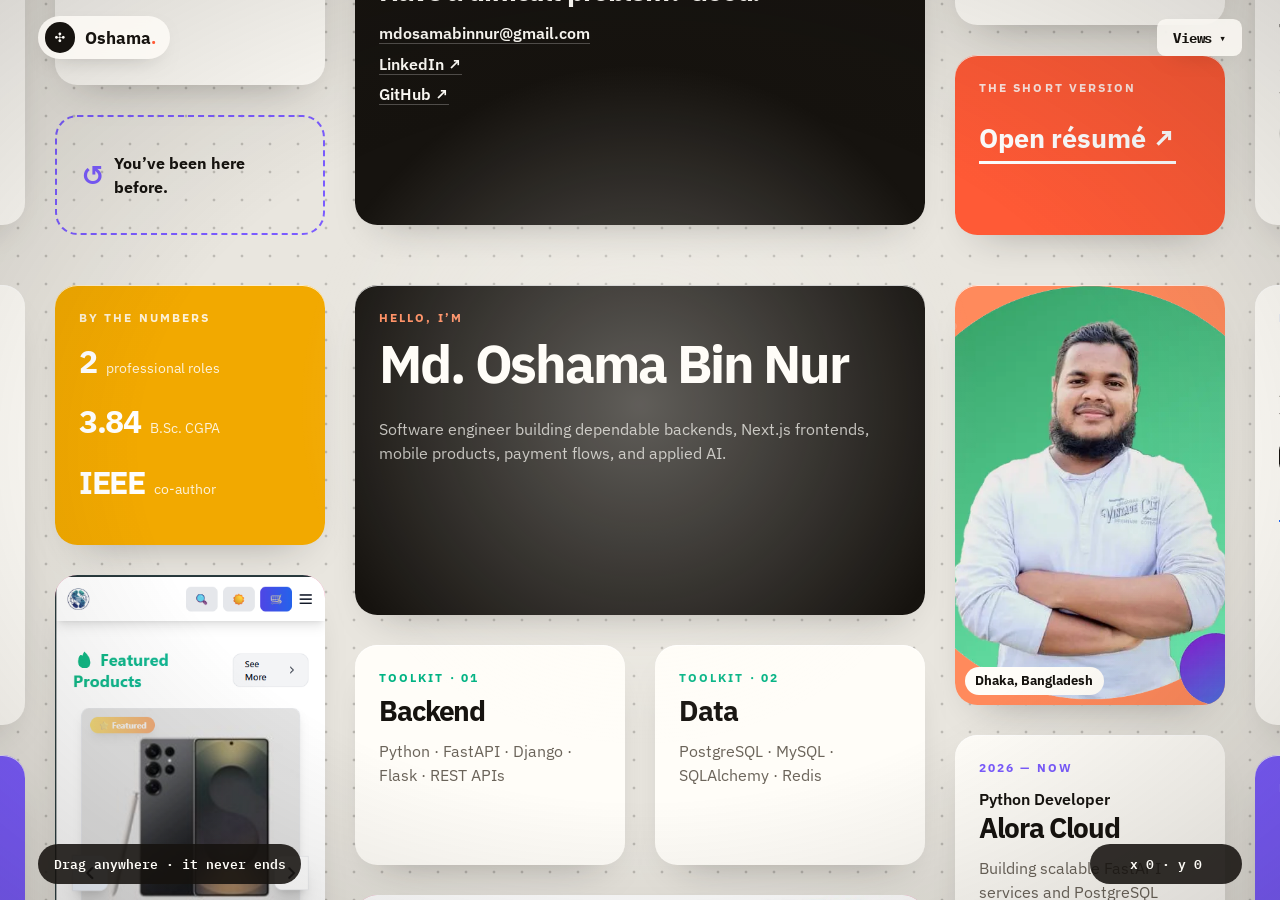
<file: grid.html>
<!DOCTYPE html>
<html lang="en">
<head>
    <meta charset="UTF-8">
    <meta name="viewport" content="width=device-width, initial-scale=1.0, viewport-fit=cover">
    <meta name="theme-color" content="#e9e6df">
    <title>Infinite Canvas | Md. Oshama Bin Nur</title>
    <meta name="description" content="Explore Md. Oshama Bin Nur's software engineering portfolio as an endless, draggable canvas. Software Engineer specializing in FastAPI backends, Next.js frontends, Flutter mobile apps, FinTech integrations, and Applied AI.">
    <meta name="keywords" content="Md. Oshama Bin Nur, Python Developer, Software Engineer, FastAPI, Next.js, Flutter, PostgreSQL, Paystation, bKash, SSLCommerz, WhatsApp API, FCM, Applied AI, Dhaka">
    <meta name="author" content="Md. Oshama Bin Nur">
    <meta name="robots" content="index, follow, max-image-preview:large, max-snippet:-1, max-video-preview:-1">
    <meta name="googlebot" content="index, follow, max-image-preview:large, max-snippet:-1, max-video-preview:-1">

    <link rel="canonical" href="https://mdobns.github.io/Md_Oshama-Portfolio/grid.html">
    <meta property="og:type" content="website">
    <meta property="og:title" content="Infinite Canvas | Md. Oshama Bin Nur">
    <meta property="og:description" content="An endless, draggable software engineering portfolio.">
    <meta property="og:url" content="https://mdobns.github.io/Md_Oshama-Portfolio/grid.html">
    <meta property="og:image" content="https://mdobns.github.io/Md_Oshama-Portfolio/images/Oshama.webp">

    <link rel="icon" type="image/webp" href="images/github-avatar.webp">
    <link rel="preconnect" href="https://fonts.googleapis.com">
    <link rel="preconnect" href="https://fonts.gstatic.com" crossorigin>
    <link href="https://fonts.googleapis.com/css2?family=IBM+Plex+Mono:wght@400;500;600&amp;family=IBM+Plex+Sans:wght@400;500;600;700&amp;display=swap" rel="stylesheet">
    <link rel="stylesheet" href="grid.css">
    <link rel="stylesheet" href="claude-code.css">

    <!-- Schema.org JSON-LD -->
    <script type="application/ld+json">
    {
      "@context": "https://schema.org",
      "@type": "Person",
      "name": "Md. Oshama Bin Nur",
      "url": "https://mdobns.github.io/Md_Oshama-Portfolio/grid.html",
      "image": "https://mdobns.github.io/Md_Oshama-Portfolio/images/Oshama.webp",
      "sameAs": [
        "https://github.com/mdobns",
        "https://www.linkedin.com/in/mdosamabinnur/"
      ],
      "jobTitle": "Software Engineer",
      "worksFor": {
        "@type": "Organization",
        "name": "Alora Cloud"
      },
      "description": "Software Engineer building scalable FastAPI backends, Next.js frontends, Flutter mobile apps, payment integrations, and AI systems.",
      "knowsAbout": ["Python", "FastAPI", "Django", "Flask", "Next.js", "Flutter", "PostgreSQL", "Applied AI"]
    }
    </script>
</head>
<body class="theme-light">
    <a class="skip-link" href="#tile">Skip to portfolio cards</a>

    <main class="board" id="board" aria-label="Infinite portfolio canvas. Drag, scroll, or use arrow keys to move.">
        <div class="world" id="world">
            <!-- One tile of cards. grid.js clones it in every direction so the board never ends. -->
            <div class="tile" id="tile">
                <article class="card card--ink" style="--x:15;--y:15;--w:570;--h:330;--accent:#ff8a5c" tabindex="0" data-title="Hello">
                    <p class="card__tag">Hello, I’m</p>
                    <h1 class="card__title card__title--xl">Md. Oshama Bin&nbsp;Nur</h1>
                    <p>Software engineer building dependable backends, Next.js frontends, mobile products, payment flows, and applied AI.</p>
                    <div class="card__more" hidden>
                        <p>Based in Dhaka, Bangladesh. Currently a Python Developer at Alora Cloud, building FastAPI services and all product frontends in Next.js.</p>
                    </div>
                </article>

                <article class="card card--image" style="--x:615;--y:15;--w:270;--h:420;--accent:#ff8a5c" tabindex="0" data-title="Portrait">
                    <picture>
                        <source srcset="images/Oshama.webp" type="image/webp">
                        <img src="images/Oshama.png" alt="Portrait of Md. Oshama Bin Nur" width="650" height="661" loading="lazy" decoding="async" draggable="false">
                    </picture>
                    <p class="card__caption">Dhaka, Bangladesh</p>
                </article>

                <article class="card" style="--x:915;--y:15;--w:570;--h:440;--accent:#1f6bff" tabindex="0" data-title="Paystation and Omnichannel Engine">
                    <p class="card__tag">Featured system · 01</p>
                    <h2 class="card__title">Paystation &amp; Omnichannel Engine</h2>
                    <p>An idempotent payment workflow connected to WhatsApp, email fallback, FCM deep links, and a Flutter offline outbox.</p>
                    <ol class="card__flow" aria-label="System flow">
                        <li>Flutter app</li><li>FastAPI</li><li>Paystation</li><li>WhatsApp + FCM</li>
                    </ol>
                    <a class="card__link" href="https://github.com/mdobns" target="_blank" rel="noopener">Explore on GitHub ↗</a>
                    <div class="card__more" hidden>
                        <p>The Flutter app queues actions in an offline-first outbox, the FastAPI core API processes them idempotently, Paystation handles payments, and delivery fans out through WhatsApp and FCM deep links with email as a fallback.</p>
                        <p class="card__chips"><span>Flutter</span><span>Payments</span><span>Webhooks</span><span>FCM</span></p>
                    </div>
                </article>

                <article class="card card--accent" style="--x:1515;--y:15;--w:270;--h:260;--accent:#f2a900" tabindex="0" data-title="By the numbers">
                    <p class="card__tag">By the numbers</p>
                    <dl class="card__stats">
                        <div><dt>2</dt><dd>professional roles</dd></div>
                        <div><dt>3.84</dt><dd>B.Sc. CGPA</dd></div>
                        <div><dt>IEEE</dt><dd>co-author</dd></div>
                    </dl>
                </article>

                <article class="card" style="--x:15;--y:375;--w:270;--h:220;--accent:#00b383" tabindex="0" data-title="Backend toolkit">
                    <p class="card__tag">Toolkit · 01</p>
                    <h3 class="card__title">Backend</h3>
                    <p>Python · FastAPI · Django · Flask · REST APIs</p>
                </article>

                <article class="card" style="--x:315;--y:375;--w:270;--h:220;--accent:#00b383" tabindex="0" data-title="Data toolkit">
                    <p class="card__tag">Toolkit · 02</p>
                    <h3 class="card__title">Data</h3>
                    <p>PostgreSQL · MySQL · SQLAlchemy · Redis</p>
                </article>

                <article class="card" style="--x:615;--y:465;--w:270;--h:330;--accent:#7b5cff" tabindex="0" data-title="Alora Cloud">
                    <p class="card__tag">2026 — now</p>
                    <p class="card__role">Python Developer</p>
                    <h3 class="card__title">Alora Cloud</h3>
                    <p>Building scalable FastAPI services and PostgreSQL systems, plus all product frontends in Next.js.</p>
                </article>

                <article class="card card--accent" style="--x:915;--y:485;--w:570;--h:300;--accent:#7b5cff" tabindex="0" data-title="How I think">
                    <p class="card__tag">How I think</p>
                    <blockquote class="card__quote">Complexity should live inside the system, not in the user’s hands.</blockquote>
                    <div class="card__more" hidden>
                        <p>I translate product needs into clear architecture, stable APIs, resilient data flows, and interfaces that feel immediate.</p>
                    </div>
                </article>

                <article class="card card--image" style="--x:1515;--y:305;--w:270;--h:500;--accent:#e8337a" tabindex="0" data-title="ShopSense on mobile">
                    <picture>
                        <source srcset="images/ShopSense-Screenshots/Mobile Responsive.webp" type="image/webp">
                        <img src="images/ShopSense-Screenshots/Mobile Responsive.png" alt="ShopSense responsive mobile layout" width="392" height="850" loading="lazy" decoding="async" draggable="false">
                    </picture>
                    <p class="card__caption">ShopSense · mobile</p>
                </article>

                <article class="card card--image card--wide-image" style="--x:15;--y:625;--w:570;--h:400;--accent:#e8337a" tabindex="0" data-title="ShopSense">
                    <picture>
                        <source srcset="images/ShopSense-Screenshots/Homepage.webp" type="image/webp">
                        <img src="images/ShopSense-Screenshots/Homepage.png" alt="ShopSense eCommerce homepage" width="1920" height="1080" loading="lazy" decoding="async" draggable="false">
                    </picture>
                    <div class="card__caption card__caption--block">
                        <p class="card__tag">Featured product · 02</p>
                        <h2 class="card__title">ShopSense</h2>
                        <a class="card__link" href="https://github.com/mdobns/ecommerce-webapp-django-vue3" target="_blank" rel="noopener">View repository ↗</a>
                    </div>
                    <div class="card__more" hidden>
                        <p>A complete eCommerce experience with product, cart, and order APIs — enhanced by AI search, recommendations, and a RAG shopping assistant.</p>
                        <p class="card__chips"><span>Django</span><span>Vue.js</span><span>RAG</span><span>AI search</span></p>
                    </div>
                </article>

                <article class="card" style="--x:615;--y:825;--w:270;--h:330;--accent:#f2a900" tabindex="0" data-title="Softvance">
                    <p class="card__tag">2025</p>
                    <p class="card__role">Frontend Developer</p>
                    <h3 class="card__title">Softvance</h3>
                    <p>Responsive client products shaped through direct requirement gathering and close team collaboration.</p>
                </article>

                <article class="card" style="--x:915;--y:815;--w:270;--h:220;--accent:#00b383" tabindex="0" data-title="Frontend and mobile toolkit">
                    <p class="card__tag">Toolkit · 03</p>
                    <h3 class="card__title">Frontend + mobile</h3>
                    <p>Next.js · JavaScript · Flutter · Dart · FCM</p>
                </article>

                <article class="card" style="--x:1215;--y:815;--w:270;--h:220;--accent:#00b383" tabindex="0" data-title="Systems toolkit">
                    <p class="card__tag">Toolkit · 04</p>
                    <h3 class="card__title">Systems</h3>
                    <p>Payments · Webhooks · WhatsApp · RAG · Docker</p>
                </article>

                <article class="card" style="--x:1515;--y:835;--w:270;--h:380;--accent:#3fa34d" tabindex="0" data-title="Research">
                    <p class="card__tag">Beyond production</p>
                    <h3 class="card__title">Engineering, measured.</h3>
                    <p>Co-author of an IEEE-published study on cluster-head selection for wireless sensor networks using an enhanced HHGSO algorithm.</p>
                    <a class="card__link" href="https://ieeexplore.ieee.org/document/10464490" target="_blank" rel="noopener">Read it ↗</a>
                    <div class="card__more" hidden>
                        <p>Also: Vice Chancellor’s &amp; Dean’s certificates · Cybersecurity program topper · CSE Project Lab team lead.</p>
                    </div>
                </article>

                <article class="card card--ink" style="--x:15;--y:1055;--w:570;--h:300;--accent:#5ce1ff" tabindex="0" data-title="Contact">
                    <p class="card__tag">Let’s build</p>
                    <h2 class="card__title">Have a difficult problem? Good.</h2>
                    <ul class="card__contacts">
                        <li><a href="mailto:mdosamabinnur@gmail.com">mdosamabinnur@gmail.com</a></li>
                        <li><a href="https://www.linkedin.com/in/mdosamabinnur/" target="_blank" rel="noopener">LinkedIn ↗</a></li>
                        <li><a href="https://github.com/mdobns" target="_blank" rel="noopener">GitHub ↗</a></li>
                    </ul>
                    <div class="card__more" hidden>
                        <p>I’m interested in backend, mobile, FinTech, and AI-powered product opportunities.</p>
                    </div>
                </article>

                <article class="card card--accent" style="--x:615;--y:1185;--w:270;--h:180;--accent:#ff5a36" tabindex="0" data-title="Résumé">
                    <p class="card__tag">The short version</p>
                    <a class="card__link card__link--big" href="Md_Oshama_Bin_Nur_Resume.pdf" target="_blank" rel="noopener">Open résumé ↗</a>
                </article>

                <article class="card" style="--x:915;--y:1065;--w:570;--h:290;--accent:#1f6bff" tabindex="0" data-title="Right now">
                    <p class="card__tag"><span class="card__pulse" aria-hidden="true"></span>Right now</p>
                    <h2 class="card__title">Building FastAPI backends and Next.js frontends at Alora Cloud.</h2>
                    <p>Open to backend, frontend, mobile, FinTech, and applied-AI product work.</p>
                    <p class="card__chips"><span>FastAPI</span><span>Next.js</span><span>PostgreSQL</span><span>Flutter</span><span>FinTech</span></p>
                </article>

                <article class="card card--dashed" style="--x:1515;--y:1245;--w:270;--h:120;--accent:#7b5cff" tabindex="0" data-title="You have been here before">
                    <p class="card__loop"><span aria-hidden="true">↺</span> You’ve been here before.</p>
                    <div class="card__more" hidden>
                        <p>This board is one tile of cards repeated forever in every direction. Keep dragging — it never ends.</p>
                    </div>
                </article>
            </div>
        </div>
    </main>

    <div class="spotlight" aria-hidden="true"></div>

    <header class="hud hud--top">
        <a class="brand" href="index.html" aria-label="Back to standard portfolio">
            <span class="brand__mark">✣</span>
            <span>Oshama<span class="brand__dot">.</span></span>
        </a>
        <details class="views" id="views">
            <summary>Views</summary>
            <ul>
                <li><a href="index.html">Standard</a></li>
                <li><a href="infinity.html">Infinity</a></li>
                <li><a href="prism.html">Prism</a></li>
                <li><a href="zoom.html">Zoom</a></li>
                <li><a href="loop.html">Loop</a></li>
                <li><a href="grid.html" aria-current="page">Canvas</a></li>
            </ul>
        </details>
    </header>

    <footer class="hud hud--bottom" aria-hidden="true">
        <span class="hint">Drag anywhere · it never ends</span>
        <span class="coords" id="coords">x 0 · y 0</span>
    </footer>

    <dialog class="detail" id="detail">
        <button class="detail__close" type="button" id="detail-close" aria-label="Close">✕</button>
        <div class="detail__body" id="detail-body"></div>
    </dialog>

    <noscript><p class="noscript">The canvas needs JavaScript to move. <a href="index.html">Open the standard portfolio.</a></p></noscript>
    <script src="grid.js"></script>
</body>
</html>
</file>
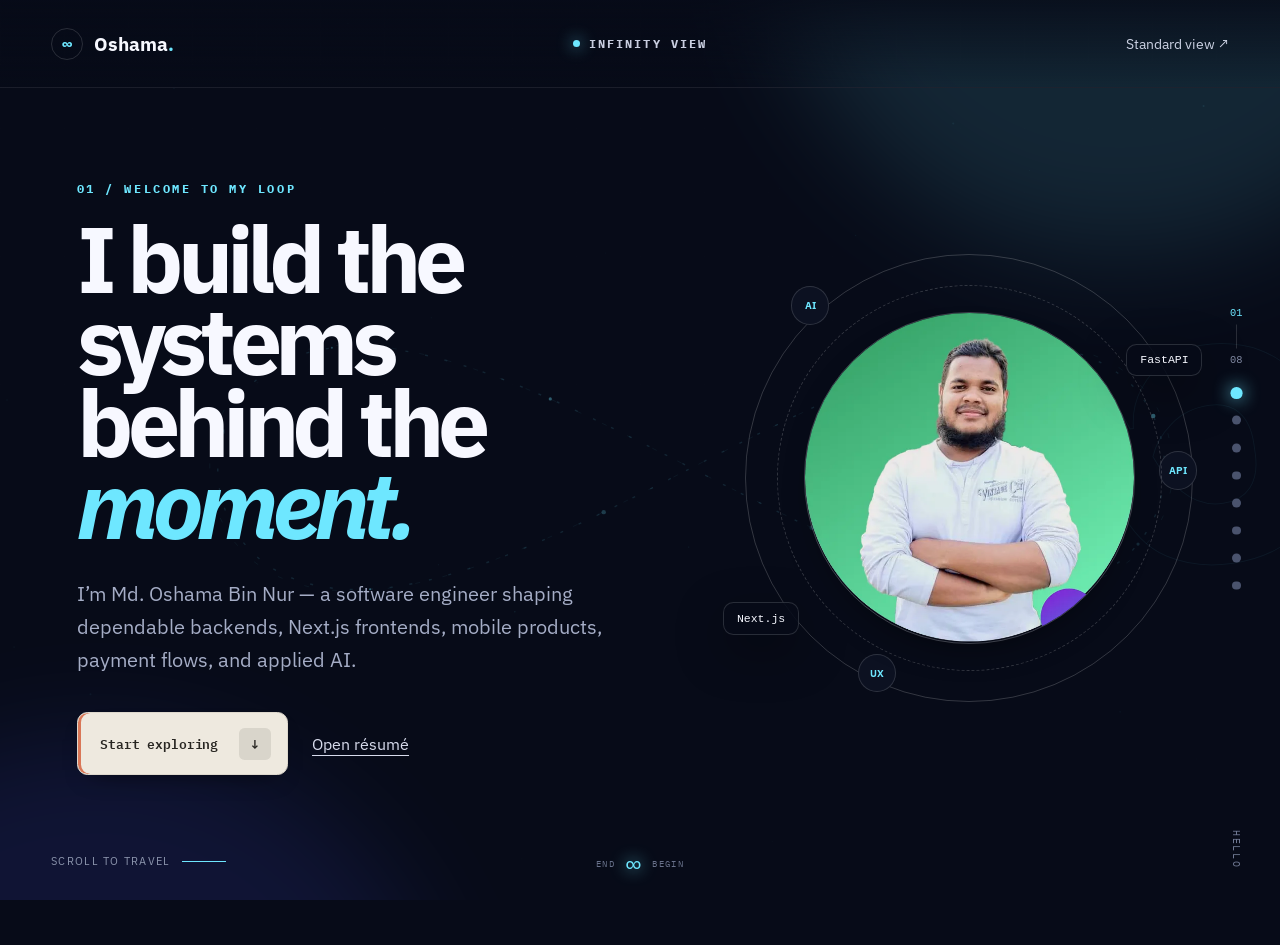
<file: infinity.html>
<!DOCTYPE html>
<html lang="en">
<head>
    <meta charset="UTF-8">
    <meta name="viewport" content="width=device-width, initial-scale=1.0, viewport-fit=cover">
    <meta name="theme-color" content="#070b18">
    <title>Infinity View | Md. Oshama Bin Nur</title>
    <meta name="description" content="Explore Md. Oshama Bin Nur's software engineering portfolio as an immersive, infinitely looping story. Software Engineer specializing in FastAPI backends, Next.js frontends, Flutter mobile applications, FinTech integrations, and Applied AI.">
    <meta name="keywords" content="Md. Oshama Bin Nur, Python Developer, Software Engineer, FastAPI, Next.js, Flutter, PostgreSQL, Paystation, bKash, SSLCommerz, Evolution API, WhatsApp API, FCM, Applied AI, Dhaka">
    <meta name="author" content="Md. Oshama Bin Nur">
    <meta name="robots" content="index, follow, max-image-preview:large, max-snippet:-1, max-video-preview:-1">
    <meta name="googlebot" content="index, follow, max-image-preview:large, max-snippet:-1, max-video-preview:-1">

    <link rel="canonical" href="https://mdobns.github.io/Md_Oshama-Portfolio/infinity.html">
    <meta property="og:type" content="website">
    <meta property="og:title" content="Infinity View | Md. Oshama Bin Nur">
    <meta property="og:description" content="An immersive, infinitely looping software engineering portfolio.">
    <meta property="og:url" content="https://mdobns.github.io/Md_Oshama-Portfolio/infinity.html">
    <meta property="og:image" content="https://mdobns.github.io/Md_Oshama-Portfolio/images/Oshama.webp">

    <link rel="icon" type="image/webp" href="images/github-avatar.webp">
    <link rel="preload" as="image" href="images/Oshama.webp" type="image/webp">
    <link rel="preconnect" href="https://fonts.googleapis.com">
    <link rel="preconnect" href="https://fonts.gstatic.com" crossorigin>
    <link href="https://fonts.googleapis.com/css2?family=IBM+Plex+Mono:wght@400;500;600&amp;family=IBM+Plex+Sans:wght@400;500;600;700&amp;display=swap" rel="stylesheet">
    <link rel="stylesheet" href="infinity.css">
    <link rel="stylesheet" href="claude-code.css">

    <!-- Schema.org JSON-LD -->
    <script type="application/ld+json">
    {
      "@context": "https://schema.org",
      "@type": "Person",
      "name": "Md. Oshama Bin Nur",
      "url": "https://mdobns.github.io/Md_Oshama-Portfolio/infinity.html",
      "image": "https://mdobns.github.io/Md_Oshama-Portfolio/images/Oshama.webp",
      "sameAs": [
        "https://github.com/mdobns",
        "https://www.linkedin.com/in/mdosamabinnur/"
      ],
      "jobTitle": "Software Engineer",
      "worksFor": {
        "@type": "Organization",
        "name": "Alora Cloud"
      },
      "description": "Software Engineer building scalable FastAPI backends, Next.js frontends, Flutter mobile apps, payment integrations, and AI systems.",
      "knowsAbout": ["Python", "FastAPI", "Django", "Flask", "Next.js", "Flutter", "PostgreSQL", "Applied AI"]
    }
    </script>
</head>
<body class="theme-dark">
    <a class="skip-link" href="#scene-1">Skip to portfolio</a>

    <div class="ambient" aria-hidden="true">
        <canvas class="infinity-canvas" id="infinity-canvas"></canvas>
        <span class="ambient__orb ambient__orb--one"></span>
        <span class="ambient__orb ambient__orb--two"></span>
        <span class="ambient__grid"></span>
    </div>

    <div class="scene-transition" aria-hidden="true">
        <span></span>
        <strong>∞</strong>
        <i></i>
    </div>

    <header class="topbar">
        <a class="brand" href="index.html" aria-label="Back to standard portfolio">
            <span class="brand__mark">∞</span>
            <span>Oshama<span class="brand__dot">.</span></span>
        </a>
        <div class="topbar__mode"><span></span> Infinity view</div>
        <a class="exit-link" href="index.html">Standard view <span aria-hidden="true">↗</span></a>
    </header>

    <main class="infinity" id="infinity">
        <section class="scene scene--hero is-active" id="scene-1" data-label="Hello" data-accent="#6ee7ff" aria-hidden="false">
            <div class="scene__inner hero-layout">
                <div class="hero-copy">
                    <p class="eyebrow reveal">01 / Welcome to my loop</p>
                    <h1 class="display reveal">I build the systems<br>behind the <em>moment.</em></h1>
                    <p class="lede reveal">I’m Md. Oshama Bin Nur — a software engineer shaping dependable backends, Next.js frontends, mobile products, payment flows, and applied AI.</p>
                    <div class="hero-actions reveal">
                        <button class="round-button" type="button" data-next-scene>Start exploring <span aria-hidden="true">↓</span></button>
                        <a class="text-link" href="Md_Oshama_Bin_Nur_Resume.pdf" target="_blank" rel="noopener">Open résumé</a>
                    </div>
                </div>
                <div class="hero-visual reveal parallax-object parallax-object--strong" aria-hidden="true">
                    <div class="orbit orbit--outer"><span>AI</span><span>API</span><span>UX</span></div>
                    <div class="orbit orbit--inner"></div>
                    <div class="portrait-ring">
                        <picture>
                            <source srcset="images/Oshama.webp" type="image/webp">
                            <img src="images/Oshama.png" alt="" width="650" height="661">
                        </picture>
                    </div>
                    <div class="code-chip code-chip--one">FastAPI</div>
                    <div class="code-chip code-chip--two">Next.js</div>
                </div>
            </div>
        </section>

        <section class="scene scene--statement" id="scene-2" data-label="Mindset" data-accent="#9f8cff" aria-hidden="true" inert>
            <div class="scene__inner statement-layout">
                <p class="eyebrow reveal">02 / How I think</p>
                <p class="statement reveal">Complexity should live <span>inside the system</span>, not in the user’s hands.</p>
                <div class="statement-footer reveal">
                    <p>I translate product needs into clear architecture, stable APIs, resilient data flows, and interfaces that feel immediate.</p>
                    <div class="mini-metrics">
                        <span><strong>2</strong> professional roles</span>
                        <span><strong>3.84</strong> B.Sc. CGPA</span>
                        <span><strong>IEEE</strong> co-author</span>
                    </div>
                </div>
            </div>
        </section>

        <section class="scene scene--stack" id="scene-3" data-label="Toolkit" data-accent="#63f3c2" aria-hidden="true" inert>
            <div class="scene__inner">
                <div class="scene-heading reveal">
                    <p class="eyebrow">03 / The toolkit</p>
                    <h2>From data model<br>to pocket screen.</h2>
                </div>
                <div class="stack-grid parallax-object">
                    <article class="stack-card reveal"><span class="stack-card__number">01</span><h3>Backend</h3><p>Python · FastAPI · Django · Flask · REST APIs</p></article>
                    <article class="stack-card reveal"><span class="stack-card__number">02</span><h3>Data</h3><p>PostgreSQL · MySQL · SQLAlchemy · Redis</p></article>
                    <article class="stack-card reveal"><span class="stack-card__number">03</span><h3>Frontend + mobile</h3><p>Next.js · JavaScript · Flutter · Dart · FCM</p></article>
                    <article class="stack-card reveal"><span class="stack-card__number">04</span><h3>Systems</h3><p>Payments · Webhooks · WhatsApp · RAG · Docker</p></article>
                </div>
            </div>
        </section>

        <section class="scene scene--experience" id="scene-4" data-label="Journey" data-accent="#ffcc66" aria-hidden="true" inert>
            <div class="scene__inner experience-layout">
                <div class="scene-heading reveal">
                    <p class="eyebrow">04 / Current chapter</p>
                    <h2>Building for<br>the real world.</h2>
                </div>
                <div class="timeline reveal parallax-object">
                    <article class="timeline__item is-current">
                        <div class="timeline__date">2026 — now</div>
                        <div><p class="timeline__role">Python Developer</p><h3>Alora Cloud</h3><p>Building scalable FastAPI services and PostgreSQL systems, plus all product frontends in Next.js.</p></div>
                    </article>
                    <article class="timeline__item">
                        <div class="timeline__date">2025</div>
                        <div><p class="timeline__role">Frontend Developer</p><h3>Softvance</h3><p>Responsive client products shaped through direct requirement gathering and close team collaboration.</p></div>
                    </article>
                </div>
            </div>
        </section>

        <section class="scene scene--project" id="scene-5" data-label="FinTech" data-accent="#58a6ff" aria-hidden="true" inert>
            <div class="scene__inner project-layout">
                <div class="project-copy">
                    <p class="eyebrow reveal">05 / Featured system</p>
                    <p class="project-index reveal">01</p>
                    <h2 class="reveal">Paystation &<br>Omnichannel Engine</h2>
                    <p class="reveal">An idempotent payment workflow connected to WhatsApp, email fallback, FCM deep links, and a Flutter offline outbox.</p>
                    <div class="tag-row reveal"><span>Flutter</span><span>Payments</span><span>Webhooks</span><span>FCM</span></div>
                    <a class="project-link reveal" href="https://github.com/mdobns" target="_blank" rel="noopener">Explore on GitHub <span aria-hidden="true">↗</span></a>
                </div>
                <div class="system-map reveal parallax-object parallax-object--strong" aria-label="System flow from mobile application to API, payment and notification services">
                    <div class="system-node system-node--phone">Flutter app<small>Offline first</small></div>
                    <div class="system-line system-line--one"></div>
                    <div class="system-node system-node--api">FastAPI<small>Core API</small></div>
                    <div class="system-line system-line--two"></div>
                    <div class="system-node system-node--pay">Paystation<small>Payments</small></div>
                    <div class="system-line system-line--three"></div>
                    <div class="system-node system-node--message">WhatsApp + FCM<small>Delivery</small></div>
                </div>
            </div>
        </section>

        <section class="scene scene--shopsense" id="scene-6" data-label="ShopSense" data-accent="#f881a8" aria-hidden="true" inert>
            <div class="scene__inner project-layout project-layout--reverse">
                <div class="browser-stack reveal parallax-object parallax-object--strong" aria-hidden="true">
                    <figure class="browser browser--back"><picture><source srcset="images/ShopSense-Screenshots/Mobile Responsive.webp" type="image/webp"><img src="images/ShopSense-Screenshots/Mobile Responsive.png" alt="" width="392" height="850" loading="lazy" decoding="async"></picture></figure>
                    <figure class="browser browser--front"><div class="browser__bar"><i></i><i></i><i></i></div><picture><source srcset="images/ShopSense-Screenshots/Homepage.webp" type="image/webp"><img src="images/ShopSense-Screenshots/Homepage.png" alt="" width="1920" height="1080" loading="lazy" decoding="async"></picture></figure>
                </div>
                <div class="project-copy">
                    <p class="eyebrow reveal">06 / Featured product</p>
                    <p class="project-index reveal">02</p>
                    <h2 class="reveal">ShopSense</h2>
                    <p class="reveal">A complete eCommerce experience with product, cart, and order APIs — enhanced by AI search, recommendations, and a RAG shopping assistant.</p>
                    <div class="tag-row reveal"><span>Django</span><span>Vue.js</span><span>RAG</span><span>AI search</span></div>
                    <a class="project-link reveal" href="https://github.com/mdobns/ecommerce-webapp-django-vue3" target="_blank" rel="noopener">View repository <span aria-hidden="true">↗</span></a>
                </div>
            </div>
        </section>

        <section class="scene scene--research" id="scene-7" data-label="Research" data-accent="#b8ff6a" aria-hidden="true" inert>
            <div class="scene__inner research-layout">
                <div class="research-art reveal parallax-object parallax-object--strong" aria-hidden="true">
                    <span class="network-node network-node--1"></span><span class="network-node network-node--2"></span><span class="network-node network-node--3"></span><span class="network-node network-node--4"></span><span class="network-node network-node--5"></span><span class="network-core">HHGSO</span>
                    <svg viewBox="0 0 600 600"><path d="M112 142 300 300 491 99M300 300 470 470M300 300 126 484M112 142 491 99M126 484 470 470"/></svg>
                </div>
                <div class="research-copy">
                    <p class="eyebrow reveal">07 / Beyond production</p>
                    <h2 class="reveal">Engineering,<br>measured.</h2>
                    <p class="reveal">Co-author of an IEEE-published study on improving cluster-head selection for wireless sensor networks using an enhanced HHGSO algorithm.</p>
                    <div class="award reveal"><span>Also</span><p>Vice Chancellor’s & Dean’s certificates · Cybersecurity program topper · CSE Project Lab team lead</p></div>
                    <a class="project-link reveal" href="https://ieeexplore.ieee.org/document/10464490" target="_blank" rel="noopener">Read the publication <span aria-hidden="true">↗</span></a>
                </div>
            </div>
        </section>

        <section class="scene scene--contact" id="scene-8" data-label="Connect" data-accent="#6ee7ff" aria-hidden="true" inert>
            <div class="scene__inner contact-layout">
                <p class="eyebrow reveal">08 / Let’s build</p>
                <h2 class="reveal">Have a difficult<br>problem? <em>Good.</em></h2>
                <p class="contact-intro reveal">I’m interested in backend, mobile, FinTech, and AI-powered product opportunities.</p>
                <div class="contact-links reveal parallax-object">
                    <a href="mailto:mdosamabinnur@gmail.com"><span>Email</span><strong>mdosamabinnur@gmail.com</strong><i>↗</i></a>
                    <a href="https://www.linkedin.com/in/mdosamabinnur/" target="_blank" rel="noopener"><span>LinkedIn</span><strong>Let’s connect professionally</strong><i>↗</i></a>
                    <a href="https://github.com/mdobns" target="_blank" rel="noopener"><span>GitHub</span><strong>See the code</strong><i>↗</i></a>
                </div>
                <button class="loop-button reveal" type="button" data-next-scene><span>Continue the loop</span><i aria-hidden="true">∞</i></button>
            </div>
        </section>
    </main>

    <aside class="scene-nav" aria-label="Portfolio scenes">
        <div class="scene-nav__count"><span id="current-count">01</span><i></i><span>08</span></div>
        <div class="scene-nav__dots" id="scene-dots"></div>
    </aside>

    <div class="scroll-cue" aria-hidden="true"><span>Scroll to travel</span><i></i></div>
    <div class="scene-name" id="scene-name" aria-hidden="true">Hello</div>
    <div class="loop-signature" aria-hidden="true"><span>END</span><i>∞</i><span>BEGIN</span></div>
    <p class="sr-only" id="scene-announcer" aria-live="polite" aria-atomic="true"></p>

    <noscript><p class="noscript">Infinity View needs JavaScript for scene navigation. <a href="index.html">Open the standard portfolio.</a></p></noscript>
    <script src="infinity.js"></script>
</body>
</html>
</file>
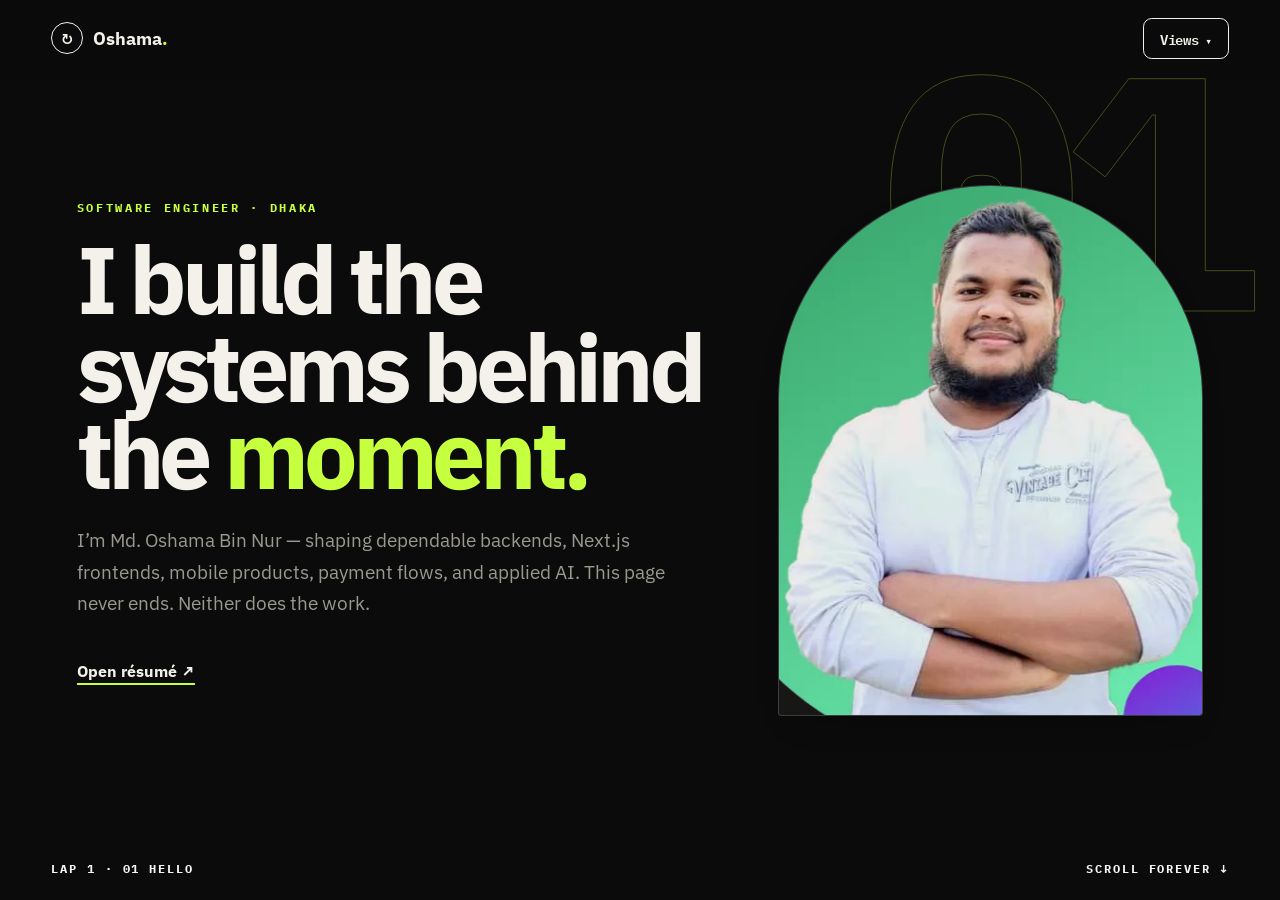
<file: loop.html>
<!DOCTYPE html>
<html lang="en">
<head>
    <meta charset="UTF-8">
    <meta name="viewport" content="width=device-width, initial-scale=1.0, viewport-fit=cover">
    <meta name="theme-color" content="#0b0b0c">
    <title>Endless Scroll | Md. Oshama Bin Nur</title>
    <meta name="description" content="Md. Oshama Bin Nur's software engineering portfolio as a page that scrolls forever. Software Engineer specializing in FastAPI backends, Next.js frontends, Flutter mobile applications, FinTech integrations, and Applied AI.">
    <meta name="keywords" content="Md. Oshama Bin Nur, Python Developer, Software Engineer, FastAPI, Next.js, Flutter, PostgreSQL, Paystation, bKash, SSLCommerz, Evolution API, WhatsApp API, FCM, Applied AI, Dhaka">
    <meta name="author" content="Md. Oshama Bin Nur">
    <meta name="robots" content="index, follow, max-image-preview:large, max-snippet:-1, max-video-preview:-1">
    <meta name="googlebot" content="index, follow, max-image-preview:large, max-snippet:-1, max-video-preview:-1">

    <link rel="canonical" href="https://mdobns.github.io/Md_Oshama-Portfolio/loop.html">
    <meta property="og:type" content="website">
    <meta property="og:title" content="Endless Scroll | Md. Oshama Bin Nur">
    <meta property="og:description" content="A software engineering portfolio that scrolls forever.">
    <meta property="og:url" content="https://mdobns.github.io/Md_Oshama-Portfolio/loop.html">
    <meta property="og:image" content="https://mdobns.github.io/Md_Oshama-Portfolio/images/Oshama.webp">

    <link rel="icon" type="image/webp" href="images/github-avatar.webp">
    <link rel="preload" as="image" href="images/Oshama.webp" type="image/webp">
    <link rel="preconnect" href="https://fonts.googleapis.com">
    <link rel="preconnect" href="https://fonts.gstatic.com" crossorigin>
    <link href="https://fonts.googleapis.com/css2?family=IBM+Plex+Mono:wght@400;500;600&amp;family=IBM+Plex+Sans:wght@400;500;600;700&amp;display=swap" rel="stylesheet">
    <link rel="stylesheet" href="loop.css">
    <link rel="stylesheet" href="claude-code.css">

    <!-- Schema.org JSON-LD -->
    <script type="application/ld+json">
    {
      "@context": "https://schema.org",
      "@type": "Person",
      "name": "Md. Oshama Bin Nur",
      "url": "https://mdobns.github.io/Md_Oshama-Portfolio/loop.html",
      "image": "https://mdobns.github.io/Md_Oshama-Portfolio/images/Oshama.webp",
      "sameAs": [
        "https://github.com/mdobns",
        "https://www.linkedin.com/in/mdosamabinnur/"
      ],
      "jobTitle": "Software Engineer",
      "worksFor": {
        "@type": "Organization",
        "name": "Alora Cloud"
      },
      "description": "Software Engineer building scalable FastAPI backends, Next.js frontends, Flutter mobile apps, payment integrations, and AI systems.",
      "knowsAbout": ["Python", "FastAPI", "Django", "Flask", "Next.js", "Flutter", "PostgreSQL", "Applied AI"]
    }
    </script>
</head>
<body class="theme-dark">
    <a class="skip-link" href="#loop-hello">Skip to portfolio</a>

    <header class="hud hud--top">
        <a class="brand" href="index.html" aria-label="Back to standard portfolio">
            <span class="brand__mark">↻</span>
            <span>Oshama<span class="brand__dot">.</span></span>
        </a>
        <details class="views">
            <summary>Views</summary>
            <ul>
                <li><a href="index.html">Standard</a></li>
                <li><a href="infinity.html">Infinity</a></li>
                <li><a href="prism.html">Prism</a></li>
                <li><a href="zoom.html">Zoom</a></li>
                <li><a href="loop.html" aria-current="page">Loop</a></li>
                <li><a href="grid.html">Canvas</a></li>
            </ul>
        </details>
    </header>

    <div class="viewport" id="viewport">
        <div class="track" id="track">
            <div class="copy" data-copy>
                <section class="block block--hero" id="loop-hello" data-label="Hello" style="--accent:#c6ff3d">
                    <span class="block__num" aria-hidden="true">01</span>
                    <div class="block__inner hero">
                        <div>
                            <p class="kicker reveal">Software engineer · Dhaka</p>
                            <h1 class="headline reveal">I build the systems behind the <em>moment.</em></h1>
                            <p class="lede reveal">I’m Md. Oshama Bin Nur — shaping dependable backends, Next.js frontends, mobile products, payment flows, and applied AI. This page never ends. Neither does the work.</p>
                            <p class="reveal"><a class="link" href="Md_Oshama_Bin_Nur_Resume.pdf" target="_blank" rel="noopener">Open résumé ↗</a></p>
                        </div>
                        <figure class="frame frame--portrait reveal">
                            <picture>
                                <source srcset="images/Oshama.webp" type="image/webp">
                                <img src="images/Oshama.png" alt="Portrait of Md. Oshama Bin Nur" width="650" height="661">
                            </picture>
                        </figure>
                    </div>
                </section>

                <div class="marquee" aria-hidden="true"><div class="marquee__track"><span>Backend ✦ Mobile ✦ Payments ✦ Applied AI ✦&nbsp;</span></div></div>

                <section class="block" data-label="Mindset" style="--accent:#8b7bff">
                    <span class="block__num" aria-hidden="true">02</span>
                    <div class="block__inner">
                        <p class="kicker reveal">How I think</p>
                        <p class="headline headline--xl reveal">Complexity should live <em>inside the system,</em> not in the user’s hands.</p>
                        <div class="metrics reveal">
                            <div><strong>2</strong><span>professional roles</span></div>
                            <div><strong>3.84</strong><span>B.Sc. CGPA</span></div>
                            <div><strong>IEEE</strong><span>co-author</span></div>
                        </div>
                    </div>
                </section>

                <div class="marquee marquee--alt" aria-hidden="true"><div class="marquee__track"><span>Clear architecture ✦ Stable APIs ✦ Resilient data ✦&nbsp;</span></div></div>

                <section class="block" data-label="Toolkit" style="--accent:#3dffc0">
                    <span class="block__num" aria-hidden="true">03</span>
                    <div class="block__inner">
                        <p class="kicker reveal">The toolkit</p>
                        <h2 class="headline reveal">From data model to <em>pocket screen.</em></h2>
                        <div class="stack reveal">
                            <article><span>01</span><h3>Backend</h3><p>Python · FastAPI · Django · Flask · REST APIs</p></article>
                            <article><span>02</span><h3>Data</h3><p>PostgreSQL · MySQL · SQLAlchemy · Redis</p></article>
                            <article><span>03</span><h3>Frontend + mobile</h3><p>Next.js · JavaScript · Flutter · Dart · FCM</p></article>
                            <article><span>04</span><h3>Systems</h3><p>Payments · Webhooks · WhatsApp · RAG · Docker</p></article>
                        </div>
                    </div>
                </section>

                <div class="marquee" aria-hidden="true"><div class="marquee__track"><span>Python ✦ FastAPI ✦ Next.js ✦ PostgreSQL ✦ Flutter ✦ Docker ✦&nbsp;</span></div></div>

                <section class="block" data-label="Journey" style="--accent:#ffc23d">
                    <span class="block__num" aria-hidden="true">04</span>
                    <div class="block__inner split">
                        <div>
                            <p class="kicker reveal">Current chapter</p>
                            <h2 class="headline reveal">Building for the <em>real world.</em></h2>
                        </div>
                        <ol class="timeline reveal">
                            <li><time>2026 — now</time><div><p class="timeline__role">Python Developer</p><h3>Alora Cloud</h3><p>Building scalable FastAPI services and PostgreSQL systems, plus all product frontends in Next.js.</p></div></li>
                            <li><time>2025</time><div><p class="timeline__role">Frontend Developer</p><h3>Softvance</h3><p>Responsive client products shaped through direct requirement gathering and close team collaboration.</p></div></li>
                        </ol>
                    </div>
                </section>

                <div class="marquee marquee--alt" aria-hidden="true"><div class="marquee__track"><span>Paystation ✦ bKash ✦ SSLCommerz ✦ Stripe ✦ Webhooks ✦&nbsp;</span></div></div>

                <section class="block" data-label="Paystation" style="--accent:#3d9bff">
                    <span class="block__num" aria-hidden="true">05</span>
                    <div class="block__inner split">
                        <div>
                            <p class="kicker reveal">Featured system</p>
                            <h2 class="headline reveal">Paystation & <em>omnichannel engine.</em></h2>
                            <p class="lede reveal">An idempotent payment workflow connected to WhatsApp, email fallback, FCM deep links, and a Flutter offline outbox.</p>
                            <div class="tags reveal"><span>Flutter</span><span>Payments</span><span>Webhooks</span><span>FCM</span></div>
                            <p class="reveal"><a class="link" href="https://github.com/mdobns" target="_blank" rel="noopener">Explore on GitHub ↗</a></p>
                        </div>
                        <ol class="flow reveal" aria-label="System flow from mobile app to API, payments and notifications">
                            <li><strong>Flutter app</strong><small>Offline first</small></li>
                            <li><strong>FastAPI</strong><small>Core API</small></li>
                            <li><strong>Paystation</strong><small>Payments</small></li>
                            <li><strong>WhatsApp + FCM</strong><small>Delivery</small></li>
                        </ol>
                    </div>
                </section>

                <div class="marquee" aria-hidden="true"><div class="marquee__track"><span>Search ✦ Recommend ✦ Converse ✦ Checkout ✦&nbsp;</span></div></div>

                <section class="block" data-label="ShopSense" style="--accent:#ff3d8b">
                    <span class="block__num" aria-hidden="true">06</span>
                    <div class="block__inner split">
                        <figure class="frame frame--wide reveal">
                            <picture><source srcset="images/ShopSense-Screenshots/Homepage.webp" type="image/webp"><img src="images/ShopSense-Screenshots/Homepage.png" alt="ShopSense homepage" width="1920" height="1080" loading="lazy" decoding="async"></picture>
                        </figure>
                        <div>
                            <p class="kicker reveal">Featured product</p>
                            <h2 class="headline reveal"><em>ShopSense</em></h2>
                            <p class="lede reveal">A complete eCommerce experience with product, cart, and order APIs — enhanced by AI search, recommendations, and a RAG shopping assistant.</p>
                            <div class="tags reveal"><span>Django</span><span>Vue.js</span><span>RAG</span><span>AI search</span></div>
                            <p class="reveal"><a class="link" href="https://github.com/mdobns/ecommerce-webapp-django-vue3" target="_blank" rel="noopener">View repository ↗</a></p>
                        </div>
                    </div>
                </section>

                <div class="marquee marquee--alt" aria-hidden="true"><div class="marquee__track"><span>IEEE ✦ HHGSO ✦ Wireless sensor networks ✦&nbsp;</span></div></div>

                <section class="block" data-label="Research" style="--accent:#c6ff3d">
                    <span class="block__num" aria-hidden="true">07</span>
                    <div class="block__inner">
                        <p class="kicker reveal">Beyond production</p>
                        <h2 class="headline headline--xl reveal">Engineering, <em>measured.</em></h2>
                        <p class="lede reveal">Co-author of an IEEE-published study on improving cluster-head selection for wireless sensor networks using an enhanced HHGSO algorithm.</p>
                        <p class="note reveal">Vice Chancellor’s & Dean’s certificates · Cybersecurity program topper · CSE Project Lab team lead</p>
                        <p class="reveal"><a class="link" href="https://ieeexplore.ieee.org/document/10464490" target="_blank" rel="noopener">Read the publication ↗</a></p>
                    </div>
                </section>

                <div class="marquee" aria-hidden="true"><div class="marquee__track"><span>Let’s build ✦ Let’s build ✦ Let’s build ✦&nbsp;</span></div></div>

                <section class="block" data-label="Connect" style="--accent:#3de9ff">
                    <span class="block__num" aria-hidden="true">08</span>
                    <div class="block__inner">
                        <p class="kicker reveal">Let’s build</p>
                        <h2 class="headline headline--xl reveal">Have a difficult problem? <em>Good.</em></h2>
                        <div class="contacts reveal">
                            <a href="mailto:mdosamabinnur@gmail.com"><span>Email</span>mdosamabinnur@gmail.com</a>
                            <a href="https://www.linkedin.com/in/mdosamabinnur/" target="_blank" rel="noopener"><span>LinkedIn</span>Let’s connect</a>
                            <a href="https://github.com/mdobns" target="_blank" rel="noopener"><span>GitHub</span>See the code</a>
                        </div>
                        <p class="loop-hint reveal">Keep scrolling — it starts again.</p>
                    </div>
                </section>

                <div class="marquee marquee--alt" aria-hidden="true"><div class="marquee__track"><span>End ✦ Begin ✦ End ✦ Begin ✦&nbsp;</span></div></div>
            </div>
        </div>
    </div>

    <footer class="hud hud--bottom" aria-hidden="true">
        <p class="lap"><span id="lap">Lap 1</span> · <b id="section-name">01 Hello</b></p>
        <p class="cue">Scroll forever <span>↓</span></p>
    </footer>
    <p class="sr-only" id="announcer" aria-live="polite" aria-atomic="true"></p>

    <noscript><p class="noscript">Endless Scroll works best with JavaScript. <a href="index.html">Open the standard portfolio.</a></p></noscript>
    <script src="loop.js"></script>
</body>
</html>
</file>
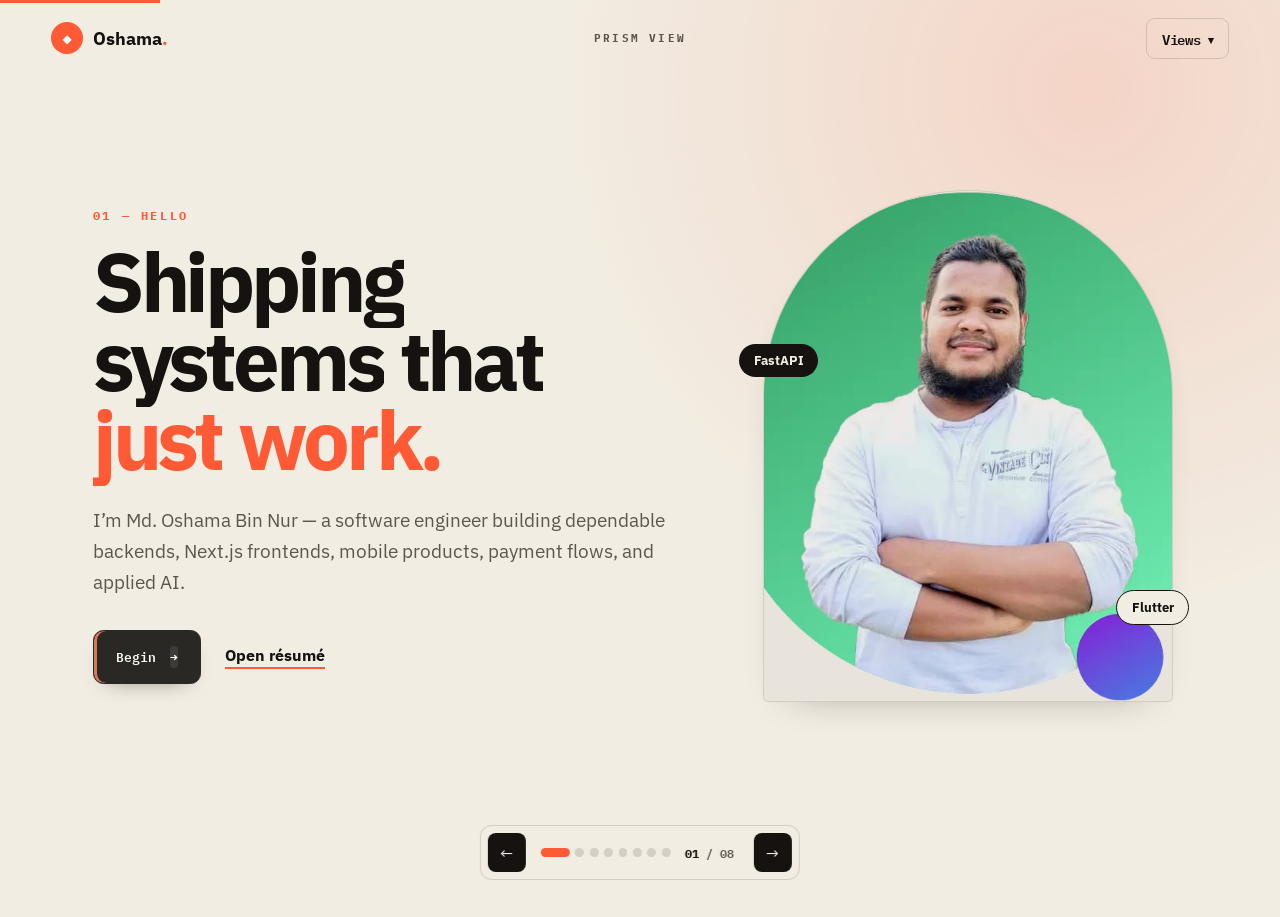
<file: prism.html>
<!DOCTYPE html>
<html lang="en">
<head>
    <meta charset="UTF-8">
    <meta name="viewport" content="width=device-width, initial-scale=1.0, viewport-fit=cover">
    <meta name="theme-color" content="#f2ede3">
    <title>Prism View | Md. Oshama Bin Nur</title>
    <meta name="description" content="Md. Oshama Bin Nur's software engineering portfolio as a transition-driven story. Software Engineer specializing in FastAPI backends, Next.js frontends, Flutter mobile apps, FinTech integrations, and Applied AI.">
    <meta name="keywords" content="Md. Oshama Bin Nur, Python Developer, Software Engineer, FastAPI, Next.js, Flutter, PostgreSQL, Paystation, bKash, SSLCommerz, WhatsApp API, FCM, Applied AI, Dhaka">
    <meta name="author" content="Md. Oshama Bin Nur">
    <meta name="robots" content="index, follow, max-image-preview:large">

    <link rel="canonical" href="https://mdobns.github.io/Md_Oshama-Portfolio/prism.html">
    <meta property="og:type" content="website">
    <meta property="og:title" content="Prism View | Md. Oshama Bin Nur">
    <meta property="og:description" content="A portfolio told through shutter wipes, split type, and colour.">
    <meta property="og:url" content="https://mdobns.github.io/Md_Oshama-Portfolio/prism.html">
    <meta property="og:image" content="https://mdobns.github.io/Md_Oshama-Portfolio/images/Oshama.webp">

    <link rel="icon" type="image/webp" href="images/github-avatar.webp">
    <link rel="preload" as="image" href="images/Oshama.webp" type="image/webp">
    <link rel="preconnect" href="https://fonts.googleapis.com">
    <link rel="preconnect" href="https://fonts.gstatic.com" crossorigin>
    <link href="https://fonts.googleapis.com/css2?family=IBM+Plex+Mono:wght@400;500;600&amp;family=IBM+Plex+Sans:wght@400;500;600;700&amp;display=swap" rel="stylesheet">
    <link rel="stylesheet" href="prism.css">
    <link rel="stylesheet" href="claude-code.css">
</head>
<body class="theme-light">
    <a class="skip-link" href="#panel-1">Skip to portfolio</a>

    <!-- Shutter bars sweep across the screen between panels -->
    <div class="shutter" id="shutter" aria-hidden="true">
        <span></span><span></span><span></span><span></span><span></span><span></span>
        <strong class="shutter__label" id="shutter-label"></strong>
    </div>

    <header class="topbar">
        <a class="brand" href="index.html" aria-label="Back to standard portfolio">
            <span class="brand__mark">◆</span>
            <span>Oshama<span class="brand__dot">.</span></span>
        </a>
        <div class="topbar__mode">Prism view</div>
        <details class="views">
            <summary>Views</summary>
            <ul>
                <li><a href="index.html">Standard</a></li>
                <li><a href="infinity.html">∞ Infinity</a></li>
                <li><a href="prism.html" aria-current="page">◆ Prism</a></li>
                <li><a href="zoom.html">Infinite Zoom</a></li>
                <li><a href="loop.html">Endless Scroll</a></li>
                <li><a href="grid.html">Infinite Canvas</a></li>
            </ul>
        </details>
    </header>

    <main class="prism" id="prism">
        <section class="panel panel--hero is-active" id="panel-1" tabindex="-1" data-label="Hello" data-accent="#ff5a36">
            <div class="panel__inner hero">
                <div>
                    <p class="kicker" data-anim>01 — Hello</p>
                    <h1 class="title" data-split>Shipping systems that <em>just work.</em></h1>
                    <p class="lede" data-anim>I’m Md. Oshama Bin Nur — a software engineer building dependable backends, Next.js frontends, mobile products, payment flows, and applied AI.</p>
                    <div class="actions" data-anim>
                        <button class="pill" type="button" data-next>Begin <span aria-hidden="true">→</span></button>
                        <a class="link" href="Md_Oshama_Bin_Nur_Resume.pdf" target="_blank" rel="noopener">Open résumé</a>
                    </div>
                </div>
                <div class="portrait" data-anim aria-hidden="true">
                    <div class="portrait__frame">
                        <picture>
                            <source srcset="images/Oshama.webp" type="image/webp">
                            <img src="images/Oshama.png" alt="" width="650" height="661">
                        </picture>
                    </div>
                    <span class="sticker sticker--one">FastAPI</span>
                    <span class="sticker sticker--two">Flutter</span>
                </div>
            </div>
        </section>

        <section class="panel" id="panel-2" data-label="Mindset" data-accent="#7b5cff" aria-hidden="true" inert>
            <div class="panel__inner statement">
                <p class="kicker" data-anim>02 — How I think</p>
                <p class="title title--xl" data-split>Complexity belongs <em>inside the system,</em> not in the user’s hands.</p>
                <div class="metrics" data-anim>
                    <div><strong>2</strong><span>professional roles</span></div>
                    <div><strong>3.84</strong><span>B.Sc. CGPA</span></div>
                    <div><strong>IEEE</strong><span>co-author</span></div>
                </div>
            </div>
        </section>

        <section class="panel" id="panel-3" data-label="Toolkit" data-accent="#00b383" aria-hidden="true" inert>
            <div class="panel__inner">
                <p class="kicker" data-anim>03 — The toolkit</p>
                <h2 class="title" data-split>From data model to <em>pocket screen.</em></h2>
                <div class="cards">
                    <article class="card" data-anim><span>01</span><h3>Backend</h3><p>Python · FastAPI · Django · Flask · REST APIs</p></article>
                    <article class="card" data-anim><span>02</span><h3>Data</h3><p>PostgreSQL · MySQL · SQLAlchemy · Redis</p></article>
                    <article class="card" data-anim><span>03</span><h3>Frontend + mobile</h3><p>Next.js · JavaScript · Flutter · Dart · FCM</p></article>
                    <article class="card" data-anim><span>04</span><h3>Systems</h3><p>Payments · Webhooks · WhatsApp · RAG · Docker</p></article>
                </div>
            </div>
        </section>

        <section class="panel" id="panel-4" data-label="Journey" data-accent="#f2a900" aria-hidden="true" inert>
            <div class="panel__inner split">
                <div>
                    <p class="kicker" data-anim>04 — Current chapter</p>
                    <h2 class="title" data-split>Building for the <em>real world.</em></h2>
                </div>
                <ol class="timeline">
                    <li data-anim><time>2026 — now</time><div><p>Python Developer</p><h3>Alora Cloud</h3><p>Building scalable FastAPI services and PostgreSQL systems, plus all product frontends in Next.js.</p></div></li>
                    <li data-anim><time>2025</time><div><p>Frontend Developer</p><h3>Softvance</h3><p>Responsive client products shaped through direct requirement gathering and close team collaboration.</p></div></li>
                </ol>
            </div>
        </section>

        <section class="panel" id="panel-5" data-label="FinTech" data-accent="#1f6bff" aria-hidden="true" inert>
            <div class="panel__inner split">
                <div>
                    <p class="kicker" data-anim>05 — Featured system</p>
                    <h2 class="title" data-split>Paystation & <em>omnichannel engine.</em></h2>
                    <p class="lede" data-anim>An idempotent payment workflow connected to WhatsApp, email fallback, FCM deep links, and a Flutter offline outbox.</p>
                    <div class="tags" data-anim><span>Flutter</span><span>Payments</span><span>Webhooks</span><span>FCM</span></div>
                    <a class="link" data-anim href="https://github.com/mdobns" target="_blank" rel="noopener">Explore on GitHub ↗</a>
                </div>
                <ol class="flow" aria-label="System flow from mobile app to API, payments and notifications">
                    <li data-anim><strong>Flutter app</strong><small>Offline first</small></li>
                    <li data-anim><strong>FastAPI</strong><small>Core API</small></li>
                    <li data-anim><strong>Paystation</strong><small>Payments</small></li>
                    <li data-anim><strong>WhatsApp + FCM</strong><small>Delivery</small></li>
                </ol>
            </div>
        </section>

        <section class="panel" id="panel-6" data-label="ShopSense" data-accent="#e8337a" aria-hidden="true" inert>
            <div class="panel__inner split">
                <div>
                    <p class="kicker" data-anim>06 — Featured product</p>
                    <h2 class="title" data-split><em>ShopSense</em></h2>
                    <p class="lede" data-anim>A complete eCommerce experience with product, cart, and order APIs — enhanced by AI search, recommendations, and a RAG shopping assistant.</p>
                    <div class="tags" data-anim><span>Django</span><span>Vue.js</span><span>RAG</span><span>AI search</span></div>
                    <a class="link" data-anim href="https://github.com/mdobns/ecommerce-webapp-django-vue3" target="_blank" rel="noopener">View repository ↗</a>
                </div>
                <figure class="shot" data-anim aria-hidden="true">
                    <picture><source srcset="images/ShopSense-Screenshots/Homepage.webp" type="image/webp"><img src="images/ShopSense-Screenshots/Homepage.png" alt="" width="1920" height="1080" loading="lazy" decoding="async"></picture>
                </figure>
            </div>
        </section>

        <section class="panel" id="panel-7" data-label="Research" data-accent="#3fa34d" aria-hidden="true" inert>
            <div class="panel__inner statement">
                <p class="kicker" data-anim>07 — Beyond production</p>
                <h2 class="title title--xl" data-split>Engineering, <em>measured.</em></h2>
                <p class="lede" data-anim>Co-author of an IEEE-published study improving cluster-head selection for wireless sensor networks with an enhanced HHGSO algorithm.</p>
                <p class="note" data-anim>Vice Chancellor’s & Dean’s certificates · Cybersecurity program topper · CSE Project Lab team lead</p>
                <a class="link" data-anim href="https://ieeexplore.ieee.org/document/10464490" target="_blank" rel="noopener">Read the publication ↗</a>
            </div>
        </section>

        <section class="panel" id="panel-8" data-label="Connect" data-accent="#ff5a36" aria-hidden="true" inert>
            <div class="panel__inner statement">
                <p class="kicker" data-anim>08 — Let’s build</p>
                <h2 class="title title--xl" data-split>Have a hard problem? <em>Good.</em></h2>
                <div class="contacts">
                    <a data-anim href="mailto:mdosamabinnur@gmail.com"><span>Email</span>mdosamabinnur@gmail.com</a>
                    <a data-anim href="https://www.linkedin.com/in/mdosamabinnur/" target="_blank" rel="noopener"><span>LinkedIn</span>Let’s connect</a>
                    <a data-anim href="https://github.com/mdobns" target="_blank" rel="noopener"><span>GitHub</span>See the code</a>
                </div>
                <button class="pill" type="button" data-anim data-restart>Back to start <span aria-hidden="true">↺</span></button>
            </div>
        </section>
    </main>

    <nav class="rail" aria-label="Portfolio panels">
        <button class="rail__arrow" type="button" id="prev" aria-label="Previous panel">←</button>
        <div class="rail__steps" id="steps"></div>
        <span class="rail__count"><b id="count">01</b> / 08</span>
        <button class="rail__arrow" type="button" id="next" aria-label="Next panel">→</button>
    </nav>
    <div class="progress" aria-hidden="true"><i id="progress"></i></div>
    <p class="sr-only" id="announcer" aria-live="polite" aria-atomic="true"></p>

    <noscript><p class="noscript">Prism View needs JavaScript for navigation. <a href="index.html">Open the standard portfolio.</a></p></noscript>
    <script src="prism.js"></script>
</body>
</html>
</file>
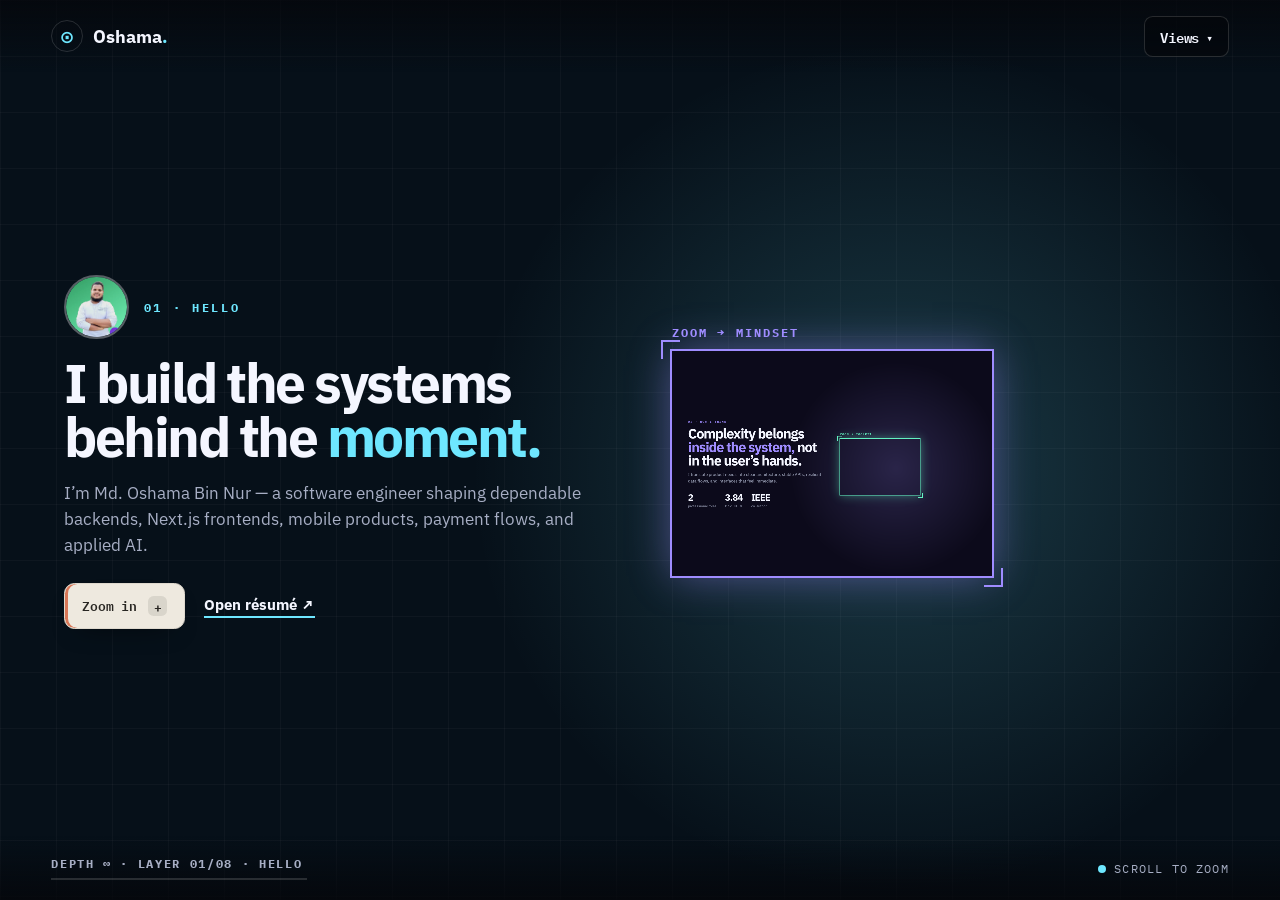
<file: zoom.html>
<!DOCTYPE html>
<html lang="en">
<head>
    <meta charset="UTF-8">
    <meta name="viewport" content="width=device-width, initial-scale=1.0, viewport-fit=cover">
    <meta name="theme-color" content="#05060a">
    <title>Infinite Zoom | Md. Oshama Bin Nur</title>
    <meta name="description" content="Zoom endlessly through Md. Oshama Bin Nur's software engineering portfolio. Software Engineer specializing in FastAPI backends, Next.js frontends, Flutter mobile applications, FinTech integrations, and Applied AI.">
    <meta name="keywords" content="Md. Oshama Bin Nur, Python Developer, Software Engineer, FastAPI, Next.js, Flutter, PostgreSQL, Paystation, bKash, SSLCommerz, WhatsApp API, FCM, Applied AI, Dhaka">
    <meta name="author" content="Md. Oshama Bin Nur">
    <meta name="robots" content="index, follow, max-image-preview:large, max-snippet:-1, max-video-preview:-1">
    <meta name="googlebot" content="index, follow, max-image-preview:large, max-snippet:-1, max-video-preview:-1">

    <link rel="canonical" href="https://mdobns.github.io/Md_Oshama-Portfolio/zoom.html">
    <meta property="og:type" content="website">
    <meta property="og:title" content="Infinite Zoom | Md. Oshama Bin Nur">
    <meta property="og:description" content="A software engineering portfolio you can zoom into forever.">
    <meta property="og:url" content="https://mdobns.github.io/Md_Oshama-Portfolio/zoom.html">
    <meta property="og:image" content="https://mdobns.github.io/Md_Oshama-Portfolio/images/Oshama.webp">

    <link rel="icon" type="image/webp" href="images/github-avatar.webp">
    <link rel="preload" as="image" href="images/Oshama.webp" type="image/webp">
    <link rel="preconnect" href="https://fonts.googleapis.com">
    <link rel="preconnect" href="https://fonts.gstatic.com" crossorigin>
    <link href="https://fonts.googleapis.com/css2?family=IBM+Plex+Mono:wght@400;500;600&amp;family=IBM+Plex+Sans:wght@400;500;600;700&amp;display=swap" rel="stylesheet">
    <link rel="stylesheet" href="zoom.css">
    <link rel="stylesheet" href="claude-code.css">

    <!-- Schema.org JSON-LD -->
    <script type="application/ld+json">
    {
      "@context": "https://schema.org",
      "@type": "Person",
      "name": "Md. Oshama Bin Nur",
      "url": "https://mdobns.github.io/Md_Oshama-Portfolio/zoom.html",
      "image": "https://mdobns.github.io/Md_Oshama-Portfolio/images/Oshama.webp",
      "sameAs": [
        "https://github.com/mdobns",
        "https://www.linkedin.com/in/mdosamabinnur/"
      ],
      "jobTitle": "Software Engineer",
      "worksFor": {
        "@type": "Organization",
        "name": "Alora Cloud"
      },
      "description": "Software Engineer building scalable FastAPI backends, Next.js frontends, Flutter mobile apps, payment integrations, and AI systems.",
      "knowsAbout": ["Python", "FastAPI", "Django", "Flask", "Next.js", "Flutter", "PostgreSQL", "Applied AI"]
    }
    </script>
</head>
<body class="theme-dark">
    <a class="skip-link" href="#layer-1">Skip to portfolio</a>

    <header class="hud hud--top">
        <a class="brand" href="index.html" aria-label="Back to standard portfolio">
            <span class="brand__mark">⊙</span>
            <span>Oshama<span class="brand__dot">.</span></span>
        </a>
        <details class="views">
            <summary>Views</summary>
            <ul>
                <li><a href="index.html">Standard</a></li>
                <li><a href="infinity.html">∞ Infinity</a></li>
                <li><a href="prism.html">◆ Prism</a></li>
                <li><a href="zoom.html" aria-current="page">⊙ Zoom</a></li>
                <li><a href="loop.html">↻ Loop</a></li>
                <li><a href="grid.html">▦ Canvas</a></li>
            </ul>
        </details>
    </header>

    <main class="stage" id="stage">
        <section class="layer" id="layer-1" data-label="Hello" data-accent="#6ee7ff" data-tint="#061019" aria-label="Hello">
            <div class="layer__content">
                <div class="intro">
                    <picture class="avatar">
                        <source srcset="images/Oshama.webp" type="image/webp">
                        <img src="images/Oshama.png" alt="Portrait of Md. Oshama Bin Nur" width="650" height="661">
                    </picture>
                    <p class="kicker">01 · Hello</p>
                </div>
                <h1 class="title">I build the systems behind the <em>moment.</em></h1>
                <p class="lede">I’m Md. Oshama Bin Nur — a software engineer shaping dependable backends, Next.js frontends, mobile products, payment flows, and applied AI.</p>
                <div class="actions">
                    <button class="pill" type="button" data-zoom-in>Zoom in <span aria-hidden="true">+</span></button>
                    <a class="link" href="Md_Oshama_Bin_Nur_Resume.pdf" target="_blank" rel="noopener">Open résumé ↗</a>
                </div>
            </div>
        </section>

        <section class="layer" id="layer-2" data-label="Mindset" data-accent="#9f8cff" data-tint="#0c0a1b" aria-label="Mindset">
            <div class="layer__content">
                <p class="kicker">02 · How I think</p>
                <p class="title">Complexity belongs <em>inside the system,</em> not in the user’s hands.</p>
                <p class="lede">I translate product needs into clear architecture, stable APIs, resilient data flows, and interfaces that feel immediate.</p>
                <div class="metrics">
                    <div><strong>2</strong><span>professional roles</span></div>
                    <div><strong>3.84</strong><span>B.Sc. CGPA</span></div>
                    <div><strong>IEEE</strong><span>co-author</span></div>
                </div>
            </div>
        </section>

        <section class="layer" id="layer-3" data-label="Toolkit" data-accent="#63f3c2" data-tint="#05130e" aria-label="Toolkit">
            <div class="layer__content">
                <p class="kicker">03 · The toolkit</p>
                <h2 class="title">From data model to <em>pocket screen.</em></h2>
                <div class="cards">
                    <article class="card"><h3>Backend</h3><p>Python · FastAPI · Django · Flask · REST</p></article>
                    <article class="card"><h3>Data</h3><p>PostgreSQL · MySQL · SQLAlchemy · Redis</p></article>
                    <article class="card"><h3>Frontend + mobile</h3><p>Next.js · JavaScript · Flutter · Dart · FCM</p></article>
                    <article class="card"><h3>Systems</h3><p>Payments · Webhooks · WhatsApp · RAG</p></article>
                </div>
            </div>
        </section>

        <section class="layer" id="layer-4" data-label="Journey" data-accent="#ffcc66" data-tint="#141005" aria-label="Journey">
            <div class="layer__content">
                <p class="kicker">04 · Current chapter</p>
                <h2 class="title">Building for the <em>real world.</em></h2>
                <ol class="timeline">
                    <li><time>2026 — now</time><div><h3>Alora Cloud</h3><p>Python Developer · Building FastAPI services, PostgreSQL systems, and all product frontends in Next.js.</p></div></li>
                    <li><time>2025</time><div><h3>Softvance</h3><p>Frontend Developer · Responsive client products shaped through close team collaboration.</p></div></li>
                </ol>
            </div>
        </section>

        <section class="layer" id="layer-5" data-label="FinTech" data-accent="#58a6ff" data-tint="#060c19" aria-label="FinTech">
            <div class="layer__content">
                <p class="kicker">05 · Featured system</p>
                <h2 class="title">Paystation & <em>omnichannel engine.</em></h2>
                <p class="lede">An idempotent payment workflow connected to WhatsApp, email fallback, FCM deep links, and a Flutter offline outbox.</p>
                <ol class="flow" aria-label="System flow">
                    <li>Flutter app</li><li>FastAPI</li><li>Paystation</li><li>WhatsApp + FCM</li>
                </ol>
                <a class="link" href="https://github.com/mdobns" target="_blank" rel="noopener">Explore on GitHub ↗</a>
            </div>
        </section>

        <section class="layer" id="layer-6" data-label="ShopSense" data-accent="#f881a8" data-tint="#170910" aria-label="ShopSense">
            <div class="layer__content">
                <p class="kicker">06 · Featured product</p>
                <h2 class="title"><em>ShopSense</em></h2>
                <p class="lede">Product, cart, and order APIs enhanced by AI search, recommendations, and a RAG shopping assistant.</p>
                <figure class="thumb">
                    <picture><source srcset="images/ShopSense-Screenshots/Homepage.webp" type="image/webp"><img src="images/ShopSense-Screenshots/Homepage.png" alt="ShopSense homepage screenshot" width="1920" height="1080" loading="lazy" decoding="async"></picture>
                </figure>
                <div class="tags"><span>Django</span><span>Vue.js</span><span>RAG</span><span>AI search</span></div>
                <a class="link" href="https://github.com/mdobns/ecommerce-webapp-django-vue3" target="_blank" rel="noopener">View repository ↗</a>
            </div>
        </section>

        <section class="layer" id="layer-7" data-label="Research" data-accent="#b8ff6a" data-tint="#0b1306" aria-label="Research">
            <div class="layer__content">
                <p class="kicker">07 · Beyond production</p>
                <h2 class="title">Engineering, <em>measured.</em></h2>
                <p class="lede">Co-author of an IEEE-published study improving cluster-head selection for wireless sensor networks with an enhanced HHGSO algorithm.</p>
                <p class="note">Vice Chancellor’s & Dean’s certificates · Cybersecurity program topper · CSE Project Lab team lead</p>
                <a class="link" href="https://ieeexplore.ieee.org/document/10464490" target="_blank" rel="noopener">Read the publication ↗</a>
            </div>
        </section>

        <section class="layer" id="layer-8" data-label="Connect" data-accent="#ff8a5c" data-tint="#170b06" aria-label="Connect">
            <div class="layer__content">
                <p class="kicker">08 · Let’s build</p>
                <h2 class="title">Have a hard problem? <em>Good.</em></h2>
                <div class="contacts">
                    <a href="mailto:mdosamabinnur@gmail.com"><span>Email</span>mdosamabinnur@gmail.com</a>
                    <a href="https://www.linkedin.com/in/mdosamabinnur/" target="_blank" rel="noopener"><span>LinkedIn</span>Let’s connect</a>
                    <a href="https://github.com/mdobns" target="_blank" rel="noopener"><span>GitHub</span>See the code</a>
                </div>
                <p class="lede">The window below leads back to the beginning — it never ends.</p>
            </div>
        </section>
    </main>

    <footer class="hud hud--bottom" aria-hidden="true">
        <div class="meter">
            <span class="meter__text" id="meter">Depth ∞ · Layer 01/08 · Hello</span>
            <span class="meter__bar"><i id="meter-bar"></i></span>
        </div>
        <span class="hint" id="hint">Scroll to zoom</span>
    </footer>
    <p class="sr-only" id="announcer" aria-live="polite" aria-atomic="true"></p>

    <noscript><p class="noscript">Infinite Zoom needs JavaScript. <a href="index.html">Open the standard portfolio.</a></p></noscript>
    <script src="zoom.js"></script>
</body>
</html>
</file>
<file: grid.css>
:root {
    --board: #e9e6df;
    --ink: #16130f;
    --muted: #6b645a;
    --paper: #fffdf8;
    --line: rgba(22, 19, 15, .12);
    --heading: "Syne", sans-serif;
    --body: "DM Sans", sans-serif;
    --ease-out: cubic-bezier(.16, 1, .3, 1);
    /* One tile unit. Card positions in grid.html are written in these units. */
    --u: 1px;
}

@media (max-width: 767px) {
    :root { --u: .72px; }
}

* { box-sizing: border-box; }
html, body { height: 100%; }
body { margin: 0; overflow: hidden; background: var(--board); color: var(--ink); font-family: var(--body); }
button, a { font: inherit; color: inherit; }
[hidden] { display: none !important; }
:focus-visible { outline: 2px solid var(--ink); outline-offset: 4px; }
::selection { background: var(--ink); color: var(--paper); }
.skip-link { position: fixed; left: 1rem; top: -5rem; z-index: 100; padding: .7rem 1rem; border-radius: 999px; background: var(--ink); color: var(--paper); transition: top .2s; }
.skip-link:focus { top: 1rem; }
.noscript { position: fixed; inset: auto 1rem 1rem; z-index: 100; padding: 1rem; border-radius: 1rem; background: var(--ink); color: var(--paper); }

/* ---------- Board ---------- */
.board { position: fixed; inset: 0; overflow: hidden; touch-action: none; cursor: grab; user-select: none; -webkit-user-select: none; background-color: var(--board); background-image: radial-gradient(circle, rgba(22, 19, 15, .2) 1.2px, transparent 1.7px); background-size: 28px 28px; }
.board.is-dragging { cursor: grabbing; }
.world { position: absolute; inset: 0; }
.tile { position: absolute; left: 0; top: 0; width: calc(1800 * var(--u)); height: calc(1400 * var(--u)); will-change: transform; }
.tile img { -webkit-user-drag: none; }

/* ---------- Cards ---------- */
.card { position: absolute; left: calc(var(--x) * var(--u)); top: calc(var(--y) * var(--u)); width: calc(var(--w) * var(--u)); height: calc(var(--h) * var(--u)); overflow: hidden; padding: 1.5em; border-radius: 1.4em; background: var(--paper); box-shadow: 0 1px 0 rgba(255, 255, 255, .8) inset, 0 1.2em 2.6em -1.6em rgba(22, 19, 15, .38); font-size: calc(16 * var(--u)); line-height: 1.5; cursor: pointer; transform: perspective(900px) rotateX(var(--ry, 0deg)) rotateY(var(--rx, 0deg)); transition: scale .45s var(--ease-out), box-shadow .45s var(--ease-out); }
.card:hover { scale: 1.035; box-shadow: 0 1px 0 rgba(255, 255, 255, .8) inset, 0 2em 3.6em -1.8em rgba(22, 19, 15, .45); }
.is-dragging .card:hover { scale: 1; }
.card p { margin: 0 0 .8em; color: var(--muted); }
.card__tag { display: flex; align-items: center; gap: .5em; margin: 0 0 .9em !important; color: var(--accent) !important; font-size: .72em; font-weight: 700; letter-spacing: .18em; text-transform: uppercase; }
.card__title { margin: 0 0 .5em; font-family: var(--heading); font-size: 1.75em; font-weight: 800; line-height: 1.02; letter-spacing: -.04em; color: inherit; }
.card__title--xl { font-size: 3.3em; }
.card__role { margin-bottom: .2em !important; font-weight: 600; color: var(--ink) !important; }
.card__link { display: inline-block; margin-top: .3em; font-weight: 700; text-decoration: none; border-bottom: 2px solid var(--accent); padding-bottom: .1em; }
.card__link--big { margin-top: .4em; font-family: var(--heading); font-size: 1.7em; border-bottom-width: 3px; }
.card__chips { display: flex; flex-wrap: wrap; gap: .4em; }
.card__chips span { padding: .3em .7em; border: 1px solid var(--line); border-radius: 999px; color: var(--ink); font-size: .82em; font-weight: 600; }
.card__flow { display: flex; flex-wrap: wrap; align-items: center; gap: .35em; margin: 1em 0 1.2em; padding: 0; list-style: none; font-size: .85em; font-weight: 700; }
.card__flow li { padding: .45em .8em; border-radius: .7em; background: var(--ink); color: var(--paper); }
.card__flow li + li::before { content: "→"; margin-right: .6em; color: var(--accent); }
.card__flow li + li { padding-left: .5em; background: none; color: var(--ink); }
.card__flow li:last-child { padding-left: .8em; background: var(--accent); color: #fff; }
.card__flow li:last-child::before { color: #fff; }
.card__stats { display: grid; gap: .8em; margin: 0; }
.card__stats div { display: flex; align-items: baseline; gap: .6em; }
.card__stats dt { font-family: var(--heading); font-size: 2em; font-weight: 800; letter-spacing: -.04em; }
.card__stats dd { margin: 0; font-size: .9em; }
.card__quote { margin: 0; font-family: var(--heading); font-size: 2.2em; font-weight: 700; line-height: 1.08; letter-spacing: -.035em; }
.card__contacts { display: grid; gap: .4em; margin: 1em 0 0; padding: 0; list-style: none; font-weight: 600; }
.card__contacts a { text-decoration: none; border-bottom: 1px solid rgba(255, 255, 255, .25); }
.card__contacts a:hover { border-color: var(--accent); }
.card__pulse { width: .7em; height: .7em; border-radius: 50%; background: var(--accent); box-shadow: 0 0 0 0 var(--accent); animation: pulse 2s infinite; }
@keyframes pulse { 70% { box-shadow: 0 0 0 .7em transparent; } 100% { box-shadow: 0 0 0 0 transparent; } }
.card__loop { display: flex; align-items: center; gap: .6em; height: 100%; margin: 0 !important; color: var(--ink) !important; font-weight: 700; }
.card__loop span { color: var(--accent); font-size: 1.6em; animation: spin 6s linear infinite; }
@keyframes spin { to { transform: rotate(-360deg); } }

.card--ink { background: var(--ink); color: var(--paper); }
.card--ink p { color: rgba(255, 253, 248, .72); }
.card--accent { background: var(--accent); color: #fff; }
.card--accent p, .card--accent .card__tag, .card--accent dd { color: rgba(255, 255, 255, .85) !important; }
.card--accent .card__link { border-color: #fff; }
.card--dashed { display: flex; align-items: center; background: transparent; border: 2px dashed var(--accent); box-shadow: none; }

.card--image { padding: 0; background: var(--accent); }
.card--image picture, .card--image img { display: block; width: 100%; height: 100%; }
.card--image img { object-fit: cover; object-position: top; }
.card__caption { position: absolute; left: .8em; bottom: .8em; margin: 0 !important; padding: .35em .8em; border-radius: 999px; background: var(--paper); color: var(--ink) !important; font-size: .8em; font-weight: 700; }
.card__caption--block { right: .8em; padding: 1.1em 1.3em; border-radius: 1em; font-size: 1em; }
.card__caption--block .card__title { margin-bottom: .2em; }

/* ---------- Spotlight + vignette ---------- */
.spotlight { position: fixed; inset: 0; z-index: 5; pointer-events: none; background: radial-gradient(circle 38vmax at var(--sx, 50%) var(--sy, 45%), rgba(255, 253, 248, .32), transparent 70%), radial-gradient(ellipse at center, transparent 55%, rgba(22, 19, 15, .16) 100%); }

/* ---------- HUD ---------- */
.hud { position: fixed; z-index: 10; left: 0; right: 0; display: flex; justify-content: space-between; align-items: center; padding: 0 clamp(1rem, 3vw, 2.5rem); pointer-events: none; }
.hud > * { pointer-events: auto; }
.hud--top { top: max(1rem, env(safe-area-inset-top)); }
.hud--bottom { bottom: max(1rem, env(safe-area-inset-bottom)); }
.brand { display: inline-flex; align-items: center; gap: .6rem; padding: .4rem .9rem .4rem .4rem; border-radius: 999px; background: rgba(255, 253, 248, .8); backdrop-filter: blur(10px); font-family: var(--heading); font-size: 1.05rem; font-weight: 800; text-decoration: none; box-shadow: 0 .5rem 1.5rem -1rem rgba(22, 19, 15, .5); }
.brand__mark { display: grid; place-items: center; width: 1.9rem; height: 1.9rem; border-radius: 50%; background: var(--ink); color: var(--paper); font-size: .8rem; }
.brand__dot { color: #ff5a36; }
.views { position: relative; }
.views summary { display: flex; align-items: center; gap: .45rem; padding: .6rem 1rem; border-radius: 999px; background: rgba(255, 253, 248, .8); backdrop-filter: blur(10px); font-size: .88rem; font-weight: 700; cursor: pointer; list-style: none; box-shadow: 0 .5rem 1.5rem -1rem rgba(22, 19, 15, .5); }
.views summary::-webkit-details-marker { display: none; }
.views summary::after { content: "▾"; font-size: .7rem; transition: transform .3s; }
.views[open] summary::after { transform: rotate(180deg); }
.views ul { position: absolute; right: 0; top: calc(100% + .5rem); min-width: 11rem; margin: 0; padding: .4rem; list-style: none; border-radius: 1rem; background: var(--paper); box-shadow: 0 1rem 2.5rem -1rem rgba(22, 19, 15, .45); }
.views a { display: block; padding: .55rem .8rem; border-radius: .6rem; font-size: .9rem; text-decoration: none; }
.views a:hover { background: var(--board); }
.views a[aria-current="page"] { font-weight: 700; }
.views a[aria-current="page"]::after { content: " ●"; color: #ff5a36; font-size: .6rem; vertical-align: middle; }
.hint, .coords { padding: .55rem .95rem; border-radius: 999px; background: rgba(22, 19, 15, .88); color: var(--paper); font-size: .8rem; font-weight: 600; }
.coords { font-variant-numeric: tabular-nums; min-width: 9.5rem; text-align: center; }

/* ---------- Detail overlay ---------- */
.detail { width: min(40rem, calc(100vw - 2rem)); max-height: calc(100svh - 2rem); padding: 0; border: 0; border-radius: 1.6rem; background: transparent; color: var(--ink); overflow: visible; }
.detail[open] { animation: detail-in .45s var(--ease-out); }
.detail::backdrop { background: rgba(22, 19, 15, .42); backdrop-filter: blur(4px); }
@keyframes detail-in { from { opacity: 0; transform: translateY(1.5rem) scale(.94); } }
.detail__body { max-height: calc(100svh - 2rem); overflow-y: auto; border-radius: 1.6rem; }
.detail__body .card { position: relative; left: auto; top: auto; width: auto; height: auto; overflow: visible; font-size: 1.05rem; cursor: auto; transform: none; scale: 1; }
.detail__body .card--image { display: grid; padding: 0; }
.detail__body .card--image img { max-height: 55svh; height: auto; object-fit: contain; background: var(--board); }
.detail__body .card--image .card__caption { position: static; margin: 1rem !important; justify-self: start; }
.detail__body .card--image .card__caption--block { justify-self: stretch; }
.detail__body .card--image .card__more { padding: 0 1.4rem 1.4rem; background: var(--paper); }
.detail__body .card__title--xl { font-size: 2.6em; }
.detail__body .card__more { margin-top: 1em; }
.detail__body .card--dashed { background: var(--paper); }
.detail__close { position: absolute; z-index: 2; top: -.75rem; right: -.75rem; display: grid; place-items: center; width: 2.5rem; height: 2.5rem; border: 0; border-radius: 50%; background: var(--paper); color: var(--ink); font-size: 1rem; cursor: pointer; box-shadow: 0 .5rem 1.4rem -.6rem rgba(22, 19, 15, .6); }

@media (max-width: 767px) {
    .hint { display: none; }
    .hud--bottom { justify-content: center; }
    .card:hover { scale: 1; }
    .detail__close { top: .6rem; right: .6rem; }
}

@media (prefers-reduced-motion: reduce) {
    *, *::before, *::after { animation: none !important; transition-duration: 1ms !important; }
}
</file>
<file: claude-code.css>
/*
 * Shared visual polish for every portfolio view.
 * Warm neutrals, precise mono labels, and quiet interaction motion create a
 * terminal-adjacent feel without flattening each view's individual concept.
 */
:root {
    --heading: "IBM Plex Sans", ui-sans-serif, system-ui, sans-serif;
    --body: "IBM Plex Sans", ui-sans-serif, system-ui, sans-serif;
    --code: "IBM Plex Mono", ui-monospace, SFMono-Regular, Consolas, monospace;
    --cc-orange: #d97757;
    --cc-orange-dark: #b85f41;
    --cc-charcoal: #292825;
    --cc-cream: #f3efe7;
    --cc-ease: cubic-bezier(.22, 1, .36, 1);
    --wipe: 820ms;
}

html {
    text-rendering: optimizeLegibility;
}

body,
button,
a {
    font-family: var(--body);
    font-kerning: normal;
}

h1,
h2,
h3,
.title,
.headline,
.statement,
.card__title,
.brand {
    font-family: var(--heading);
    font-synthesis: none;
}

.kicker,
.eyebrow,
.topbar__mode,
.meter__text,
.hint,
.scene-name,
.loop-signature,
.card__eyebrow,
.block__num,
.timeline__date,
.timeline__role,
.stack-card__number,
.window__label,
.hud--bottom,
.cc-button,
.pill,
.round-button,
.loop-button,
.rail__count,
.views summary {
    font-family: var(--code);
}

/* Claude Code-inspired controls: compact, crisp and warm rather than glossy. */
.pill,
.round-button,
.cc-button {
    position: relative;
    min-height: 2.75rem;
    border: 1px solid var(--cc-charcoal);
    border-radius: .65rem;
    background: var(--cc-charcoal);
    color: #fffaf2;
    box-shadow:
        inset 3px 0 0 var(--cc-orange),
        0 .6rem 1.4rem -.95rem rgba(35, 33, 29, .65);
    font-size: .82rem;
    font-weight: 600;
    letter-spacing: -.01em;
    transition:
        transform 180ms var(--cc-ease),
        background-color 180ms ease,
        border-color 180ms ease,
        box-shadow 180ms ease;
}

.pill:hover,
.round-button:hover,
.cc-button:hover {
    border-color: #3a3935;
    background: #3a3935;
    transform: translateY(-2px);
    box-shadow:
        inset 3px 0 0 #e18463,
        0 .8rem 1.5rem -1rem rgba(35, 33, 29, .72);
}

.pill:active,
.round-button:active,
.cc-button:active {
    transform: translateY(0);
    box-shadow: inset 0 1px 2px rgba(46, 25, 17, .18);
}

.pill span,
.round-button span {
    border-radius: .35rem;
    background: rgba(255, 250, 242, .1);
}

.theme-dark .pill,
.theme-dark .round-button {
    border-color: #ded8cd;
    background: #eee9df;
    color: #282622;
    box-shadow:
        inset 3px 0 0 var(--cc-orange),
        0 .7rem 1.6rem -1rem rgba(0, 0, 0, .8);
}

.theme-dark .pill:hover,
.theme-dark .round-button:hover {
    border-color: #fffaf2;
    background: #fffaf2;
}

.theme-dark .pill span,
.theme-dark .round-button span {
    background: rgba(40, 38, 34, .1);
}

.cc-button {
    display: inline-flex;
    align-items: center;
    justify-content: center;
    gap: .6rem;
    padding: .72rem 1.05rem;
    text-decoration: none;
}

.cc-button--primary {
    border-color: var(--cc-charcoal);
    background: var(--cc-charcoal);
    color: #fffaf2;
}

.cc-button--primary:hover {
    border-color: #3a3935;
    background: #3a3935;
}

.cc-button--secondary {
    border-color: #d8d0c4;
    background: #f3efe7;
    color: var(--cc-charcoal);
    box-shadow: 0 .6rem 1.4rem -1.1rem rgba(45, 40, 33, .45);
}

.cc-button--secondary:hover {
    border-color: #bfb4a5;
    background: #fffdf8;
}

.cc-button--accent {
    border-color: #cfc5b8;
    background: #eee9df;
    color: var(--cc-charcoal);
    box-shadow:
        inset 3px 0 0 var(--cc-orange),
        0 .6rem 1.4rem -1.1rem rgba(45, 40, 33, .45);
}

.cc-button--accent:hover {
    border-color: #bdb2a4;
    background: #fffaf2;
}

.link,
.text-link,
.project-link,
.card__link {
    text-underline-offset: .3em;
    transition: color 180ms ease, border-color 180ms ease, opacity 180ms ease;
}

.views summary,
.rail,
.brand__mark,
.card,
.stack-card,
.contacts a,
.contact-links a {
    transition-duration: 240ms;
}

.views summary {
    border-radius: .55rem;
    letter-spacing: -.02em;
}

.views ul,
.rail {
    border-radius: .75rem;
}

.rail__arrow,
.detail__close {
    border-radius: .5rem;
    transition: transform 180ms var(--cc-ease), background-color 180ms ease;
}

.rail__arrow:hover,
.detail__close:hover {
    transform: translateY(-1px);
}

/* Portraits stay natural: no color wash, glow, or animated halo. */
.portrait__frame {
    border: 1px solid rgba(42, 40, 37, .12);
    background: #e8e4dc;
    box-shadow: 0 1rem 2.5rem -1.8rem rgba(20, 18, 16, .45);
}

.portrait__frame img {
    filter: none;
    mix-blend-mode: normal;
}

.frame--portrait {
    border: 1px solid rgba(255, 255, 255, .16);
    background: #171716;
    box-shadow: 0 1rem 2.5rem -1.8rem rgba(0, 0, 0, .8);
}

.frame--portrait img,
.portrait-ring img {
    filter: none;
}

.frame--portrait::after {
    display: none;
}

.portrait-ring {
    border-color: rgba(255, 255, 255, .22);
    box-shadow: 0 1rem 2.5rem -1.6rem rgba(0, 0, 0, .85);
    animation: none;
}

.avatar {
    border-color: rgba(255, 255, 255, .32);
}

/* Standard page: carry the same warm, code-oriented language into Tailwind UI. */
body.font-inter {
    --body: "IBM Plex Sans", ui-sans-serif, system-ui, sans-serif;
    background: #f7f4ed;
}

.font-inter .hero-grid {
    background-color: #f3efe7;
    background-image:
        linear-gradient(rgba(108, 91, 72, .055) 1px, transparent 1px),
        linear-gradient(90deg, rgba(108, 91, 72, .055) 1px, transparent 1px),
        radial-gradient(circle at 85% 20%, rgba(217, 119, 87, .14), transparent 34%);
}

.font-inter .text-blue-600,
.font-inter .text-blue-700,
.font-inter .hover\:text-blue-600:hover,
.font-inter .hover\:text-blue-700:hover,
.font-inter .hover\:text-blue-800:hover,
.font-inter .group:hover .group-hover\:text-blue-800 {
    color: var(--cc-orange-dark) !important;
}

.font-inter .bg-blue-50 {
    background-color: #f8eee8 !important;
}

.font-inter .border-blue-200,
.font-inter .border-blue-300,
.font-inter .hover\:border-blue-400:hover,
.font-inter .hover\:border-blue-600:hover {
    border-color: #dfb09e !important;
}

.font-inter .connector-flow {
    --connector-track: rgba(184, 95, 65, .22);
    --connector-node: var(--cc-orange);
}

.font-inter .connector-dark {
    --connector-track: rgba(225, 132, 99, .3);
    --connector-node: #e18463;
}

.font-inter .connector-flow::after {
    opacity: 0;
    box-shadow: none;
    animation-duration: 5.5s;
}

.font-inter .connector-flow.is-visible::after {
    opacity: .58;
}

.font-inter .connector-node::before {
    box-shadow: 0 0 0 3px var(--connector-track);
}

/* Keep component tones authoritative over the legacy utility palette. */
.font-inter .cc-button--primary,
.font-inter .cc-button--primary:hover {
    border-color: var(--cc-charcoal) !important;
    background: var(--cc-charcoal) !important;
    color: #fffaf2 !important;
}

.font-inter .cc-button--secondary,
.font-inter .cc-button--secondary:hover {
    border-color: #d8d0c4 !important;
    background: rgba(255, 253, 248, .92) !important;
    color: var(--cc-charcoal) !important;
}

.font-inter .cc-button--accent,
.font-inter .cc-button--accent:hover {
    border-color: #cfc5b8 !important;
    background: #eee9df !important;
    color: var(--cc-charcoal) !important;
}

/* Quieter perpetual motion while keeping the identity of every experimental view. */
.sticker { animation-duration: 7s; }
.cue span { animation-duration: 2.8s; }
.ambient__orb--one { animation-duration: 28s; }
.ambient__orb--two { animation-duration: 34s; }
.portrait-ring { animation-duration: 7s; }
.system-map::before,
.research-art::after { animation-duration: 45s; }
.system-line { animation-duration: 3.8s; }
.scroll-cue i::after { animation-duration: 2.8s; }
.card__pulse { animation-duration: 3.4s; }
.card__loop span { animation-duration: 18s; }

.stack-card:hover {
    transform: translateY(-.2rem);
}

.card:hover {
    scale: 1.012;
}

@keyframes bob {
    50% { transform: translateY(-.22rem) rotate(-1deg); }
}

@keyframes nudge {
    50% { transform: translateY(.14rem); }
}

@keyframes hint-pulse {
    50% { opacity: .55; transform: scale(.84); }
}

@keyframes node-drift {
    0%, 100% { transform: translate3d(0, 0, 0); }
    50% { transform: translate3d(0, -.25rem, 0); }
}

@keyframes pulse {
    70% { box-shadow: 0 0 0 .38em transparent; }
    100% { box-shadow: 0 0 0 0 transparent; }
}

@media (prefers-reduced-motion: reduce) {
    html { scroll-behavior: auto !important; }

    *,
    *::before,
    *::after {
        scroll-behavior: auto !important;
        animation-duration: .01ms !important;
        animation-iteration-count: 1 !important;
        transition-duration: .01ms !important;
    }
}
</file>
<file: infinity.css>
:root {
    --ink: #f7f8ff;
    --muted: #a5adc6;
    --bg: #070b18;
    --panel: rgba(255, 255, 255, .055);
    --line: rgba(255, 255, 255, .14);
    --accent: #6ee7ff;
    --heading: "Syne", sans-serif;
    --body: "DM Sans", sans-serif;
    --mx: 0px;
    --my: 0px;
    --mx-strong: 0px;
    --my-strong: 0px;
}

* { box-sizing: border-box; }
html { background: var(--bg); }
body { margin: 0; overflow: hidden; background: var(--bg); color: var(--ink); font-family: var(--body); perspective: 1400px; }
body::after { content: ""; position: fixed; z-index: 50; inset: 0; pointer-events: none; opacity: .035; background-image: url("data:image/svg+xml,%3Csvg viewBox='0 0 180 180' xmlns='http://www.w3.org/2000/svg'%3E%3Cfilter id='n'%3E%3CfeTurbulence type='fractalNoise' baseFrequency='.9' numOctaves='4' stitchTiles='stitch'/%3E%3C/filter%3E%3Crect width='100%25' height='100%25' filter='url(%23n)' opacity='.7'/%3E%3C/svg%3E"); mix-blend-mode: soft-light; }
button, a { font: inherit; }
a { color: inherit; }
button { color: inherit; }
::selection { background: var(--accent); color: #07101d; }
:focus-visible { outline: 2px solid var(--accent); outline-offset: 5px; }
.sr-only { position: absolute !important; width: 1px !important; height: 1px !important; padding: 0 !important; margin: -1px !important; overflow: hidden !important; clip: rect(0, 0, 0, 0) !important; white-space: nowrap !important; border: 0 !important; }

.skip-link { position: fixed; left: 1rem; top: -5rem; z-index: 100; border-radius: 999px; background: white; color: #07101d; padding: .75rem 1rem; transition: top .2s; }
.skip-link:focus { top: 1rem; }
.ambient { position: fixed; z-index: 0; inset: 0; overflow: hidden; pointer-events: none; }
.infinity-canvas { position: absolute; inset: 0; width: 100%; height: 100%; opacity: .78; filter: saturate(1.2); }
.ambient__orb { position: absolute; width: 55vmax; aspect-ratio: 1; border-radius: 50%; filter: blur(110px); opacity: .12; transition: background 1s ease, transform 1.2s ease; }
.ambient__orb--one { top: -35vmax; right: -15vmax; background: var(--accent); animation: float-one 14s ease-in-out infinite alternate; }
.ambient__orb--two { bottom: -42vmax; left: -20vmax; background: #5159ff; animation: float-two 18s ease-in-out infinite alternate; }
.ambient__grid { position: absolute; inset: 0; opacity: .2; background-image: linear-gradient(rgba(255,255,255,.025) 1px, transparent 1px), linear-gradient(90deg, rgba(255,255,255,.025) 1px, transparent 1px); background-size: 4rem 4rem; mask-image: linear-gradient(to bottom, black, transparent 80%); }

.topbar { position: fixed; z-index: 30; top: 0; left: 0; right: 0; display: grid; grid-template-columns: 1fr auto 1fr; align-items: center; height: 5.5rem; padding: 0 clamp(1.25rem, 4vw, 4.5rem); border-bottom: 1px solid rgba(255,255,255,.08); background: linear-gradient(to bottom, rgba(7,11,24,.8), transparent); }
.brand { display: inline-flex; width: max-content; align-items: center; gap: .65rem; font-family: var(--heading); font-size: 1.2rem; font-weight: 800; text-decoration: none; }
.brand__mark { display: grid; width: 2rem; height: 2rem; place-items: center; border: 1px solid var(--line); border-radius: 50%; color: var(--accent); font-size: .8rem; }
.brand__dot { color: var(--accent); }
.topbar__mode { display: flex; align-items: center; gap: .55rem; color: #c9cee0; font-size: .72rem; font-weight: 700; letter-spacing: .18em; text-transform: uppercase; }
.topbar__mode span { width: .45rem; height: .45rem; border-radius: 50%; background: var(--accent); box-shadow: 0 0 1rem var(--accent); }
.exit-link { justify-self: end; text-decoration: none; color: #cbd1e3; font-size: .85rem; }
.exit-link:hover, .exit-link:focus-visible { color: var(--accent); }

.infinity { position: relative; z-index: 2; width: 100vw; height: 100svh; perspective: 1400px; transform-style: preserve-3d; }
.scene { --scene-accent: var(--accent); position: absolute; inset: 0; visibility: hidden; overflow-x: hidden; overflow-y: auto; overscroll-behavior: contain; scrollbar-width: none; opacity: 0; clip-path: circle(5% at var(--origin-x, 50%) var(--origin-y, 50%)); transform: translate3d(0, 0, -300px) scale(0.2); filter: blur(18px) saturate(.6); pointer-events: none; transform-origin: var(--origin-x, 50%) var(--origin-y, 50%); transition: opacity .85s cubic-bezier(.16,1,.3,1), transform 1.05s cubic-bezier(.16,1,.3,1), clip-path 1.05s cubic-bezier(.16,1,.3,1), filter .8s ease, visibility 1.05s; }
.scene::-webkit-scrollbar { display: none; }
.scene:not(.is-active) * { animation-play-state: paused !important; }
.scene::before { content: "∞"; position: absolute; z-index: -1; right: -4vw; top: 47%; color: transparent; font-family: var(--heading); font-size: clamp(18rem, 42vw, 47rem); font-weight: 800; line-height: .5; opacity: .055; -webkit-text-stroke: 1px var(--scene-accent); transform: translateY(-50%) rotate(-8deg); pointer-events: none; }
.scene::after { content: ""; position: absolute; z-index: 20; left: 0; right: 0; top: 50%; height: 1px; background: linear-gradient(90deg, transparent, var(--scene-accent), transparent); opacity: 0; transform: scaleX(.1); pointer-events: none; }
.scene.is-active { visibility: visible; opacity: 1; clip-path: circle(150% at var(--origin-x, 50%) var(--origin-y, 50%)); transform: translate3d(0,0,0) scale(1); filter: none; pointer-events: auto; }
.scene.is-leaving-up { visibility: visible; opacity: 0; clip-path: circle(150% at var(--origin-x, 50%) var(--origin-y, 50%)); transform: translate3d(0,0,300px) scale(4); filter: blur(18px) saturate(1.5); }
.scene.is-leaving-down { visibility: visible; opacity: 0; clip-path: circle(5% at var(--origin-x, 50%) var(--origin-y, 50%)); transform: translate3d(0,0,-300px) scale(0.2); filter: blur(18px) saturate(1.5); }
.scene.is-entering-up { transform: translate3d(0,0,300px) scale(4); clip-path: circle(150% at var(--origin-x, 50%) var(--origin-y, 50%)); }
.scene.is-leaving-up::after, .scene.is-leaving-down::after { opacity: .75; transform: scaleX(1); transition: opacity .18s, transform .65s cubic-bezier(.16,1,.3,1); }
.scene__inner { width: min(88rem, 100%); min-height: 100svh; margin: auto; padding: max(8.5rem, calc(6.5rem + env(safe-area-inset-top))) clamp(1.35rem, 6vw, 6rem) max(5rem, calc(3rem + env(safe-area-inset-bottom))); display: flex; flex-direction: column; justify-content: center; }
.eyebrow { margin: 0 0 1.3rem; color: var(--scene-accent, var(--accent)); font-size: .72rem; font-weight: 700; letter-spacing: .22em; text-transform: uppercase; }
.scene h1, .scene h2, .scene h3, .statement { font-family: var(--heading); }
.scene h2 { margin: 0; font-size: clamp(2.8rem, 6.3vw, 6.7rem); line-height: .94; letter-spacing: -.055em; }
.reveal { opacity: 0; clip-path: inset(0 0 100% 0); transform: translate3d(0, 4rem, -80px) rotateX(-10deg); filter: blur(12px); transform-origin: top center; transition: opacity .75s ease, transform 1s cubic-bezier(.16,1,.3,1), clip-path .95s cubic-bezier(.16,1,.3,1), filter .8s ease; }
.is-active .reveal { opacity: 1; clip-path: inset(-15% -10% -15% -10%); transform: translate3d(0,0,0) rotateX(0); filter: none; }
.is-active .reveal:nth-child(2) { transition-delay: .14s; }
.is-active .reveal:nth-child(3) { transition-delay: .23s; }
.is-active .reveal:nth-child(4) { transition-delay: .32s; }
.is-active .reveal:nth-child(5) { transition-delay: .41s; }
.parallax-object { translate: var(--mx) var(--my); transition-property: opacity, transform, clip-path, filter, translate; transition-duration: .75s, 1s, .95s, .8s, .5s; transition-timing-function: ease, cubic-bezier(.16,1,.3,1), cubic-bezier(.16,1,.3,1), ease, cubic-bezier(.22,1,.36,1); }
.parallax-object--strong { translate: var(--mx-strong) var(--my-strong); }

.hero-layout { display: grid; grid-template-columns: 1.12fr .88fr; align-items: center; gap: 5vw; }
.display { margin: 0; font-size: clamp(3.5rem, 7.3vw, 7.8rem); line-height: .88; letter-spacing: -.065em; }
.display em, .contact-layout h2 em { display: inline-block; color: var(--scene-accent); font-weight: 700; }
.lede { max-width: 43rem; margin: 2rem 0 0; color: var(--muted); font-size: clamp(1rem, 1.6vw, 1.25rem); line-height: 1.65; }
.hero-actions { display: flex; align-items: center; gap: 1.5rem; margin-top: 2.25rem; }
.round-button { display: inline-flex; align-items: center; gap: 1.3rem; border: 0; border-radius: 999px; background: var(--scene-accent); color: #07101d; padding: .9rem 1rem .9rem 1.4rem; cursor: pointer; font-weight: 700; }
.round-button span { display: grid; width: 2rem; height: 2rem; place-items: center; border-radius: 50%; background: rgba(7,16,29,.14); }
.round-button:hover span { transform: translateY(.15rem); }
.text-link { color: #d8dced; text-underline-offset: .35rem; }
.hero-visual { position: relative; justify-self: center; width: min(35vw, 30rem); aspect-ratio: 1; }
.portrait-ring { position: absolute; inset: 13%; overflow: hidden; border: 1px solid rgba(255,255,255,.3); border-radius: 50%; box-shadow: 0 0 5rem rgba(110,231,255,.16); animation: portrait-pulse 4s ease-in-out infinite; }
.portrait-ring img { width: 100%; height: 100%; object-fit: cover; filter: saturate(.8) contrast(1.05); }
.orbit { position: absolute; inset: 0; border: 1px solid rgba(255,255,255,.18); border-radius: 50%; animation: spin 18s linear infinite; }
.orbit--inner { inset: 7%; border-style: dashed; animation-direction: reverse; animation-duration: 25s; }
.orbit span { position: absolute; display: grid; width: 2.4rem; height: 2.4rem; place-items: center; border: 1px solid var(--line); border-radius: 50%; background: #0c1121; color: var(--scene-accent); font-size: .65rem; font-weight: 700; }
.orbit span:nth-child(1) { top: 7%; left: 10%; }.orbit span:nth-child(2) { right: -1%; top: 44%; }.orbit span:nth-child(3) { bottom: 2%; left: 25%; }
.code-chip { position: absolute; z-index: 2; padding: .55rem .8rem; border: 1px solid var(--line); border-radius: .65rem; background: rgba(7,11,24,.85); font-family: monospace; font-size: .72rem; box-shadow: 0 1rem 3rem rgba(0,0,0,.35); }
.code-chip--one { top: 20%; right: -2%; }.code-chip--two { bottom: 15%; left: -5%; }

.statement-layout { justify-content: center; }
.statement { max-width: 77rem; margin: 0; font-size: clamp(3rem, 7.8vw, 8.5rem); font-weight: 700; line-height: .95; letter-spacing: -.06em; }
.statement span { color: transparent; -webkit-text-stroke: 1px rgba(255,255,255,.65); }
.statement-footer { display: grid; grid-template-columns: .75fr 1.25fr; gap: 6vw; align-items: end; margin-top: clamp(2rem, 5vh, 4rem); padding-top: 1.5rem; border-top: 1px solid var(--line); }
.statement-footer > p { max-width: 34rem; margin: 0; color: var(--muted); line-height: 1.7; }
.mini-metrics { display: grid; grid-template-columns: repeat(3, 1fr); gap: 1rem; }
.mini-metrics span { color: var(--muted); font-size: .78rem; line-height: 1.4; }
.mini-metrics strong { display: block; margin-bottom: .4rem; color: var(--scene-accent); font-family: var(--heading); font-size: clamp(1.4rem, 2.3vw, 2.2rem); }

.scene-heading { margin-bottom: clamp(2rem, 6vh, 5rem); }
.stack-grid { display: grid; grid-template-columns: repeat(4, 1fr); border-top: 1px solid var(--line); border-left: 1px solid var(--line); }
.stack-card { position: relative; min-height: clamp(13rem, 29vh, 20rem); padding: clamp(1.3rem, 2.5vw, 2.5rem); border-right: 1px solid var(--line); border-bottom: 1px solid var(--line); background: linear-gradient(140deg, transparent, rgba(255,255,255,.025)); overflow: hidden; transition: background .35s ease, border-color .35s ease, transform .45s cubic-bezier(.16,1,.3,1); }
.stack-card::before { content: ""; position: absolute; inset: -80% -30%; background: linear-gradient(110deg, transparent 42%, rgba(255,255,255,.13) 50%, transparent 58%); transform: translateX(-60%) rotate(8deg); transition: transform .8s cubic-bezier(.16,1,.3,1); }
.stack-card::after { content: ""; position: absolute; inset: auto 0 0; height: .2rem; background: var(--scene-accent); transform: scaleX(0); transform-origin: left; transition: transform .45s ease; }
.stack-card:hover { border-color: color-mix(in srgb, var(--scene-accent) 45%, transparent); background: rgba(255,255,255,.05); transform: translateY(-.45rem); }
.stack-card:hover::before { transform: translateX(55%) rotate(8deg); }
.stack-card:hover::after { transform: scaleX(1); }
.stack-card__number { color: var(--scene-accent); font-family: monospace; font-size: .72rem; }
.stack-card h3 { margin: 6vh 0 1rem; font-size: clamp(1.5rem, 2.4vw, 2.4rem); }
.stack-card p { margin: 0; color: var(--muted); line-height: 1.65; }

.experience-layout { display: grid; grid-template-columns: .75fr 1.25fr; gap: 8vw; align-items: center; }
.experience-layout .scene-heading { margin: 0; }
.timeline { position: relative; padding-left: 2rem; }
.timeline::before { content: ""; position: absolute; top: .6rem; bottom: .6rem; left: .3rem; width: 1px; background: var(--line); }
.timeline__item { position: relative; display: grid; grid-template-columns: 8rem 1fr; gap: 1.5rem; padding: 0 0 3.5rem; }
.timeline__item:last-child { padding-bottom: 0; }
.timeline__item::before { content: ""; position: absolute; left: -2.08rem; top: .5rem; width: .75rem; height: .75rem; border: 3px solid var(--bg); border-radius: 50%; background: #7a849e; box-shadow: 0 0 0 1px #7a849e; }
.timeline__item.is-current::before { background: var(--scene-accent); box-shadow: 0 0 1.5rem var(--scene-accent); animation: node-pulse 2s ease-in-out infinite; }
.timeline__date, .timeline__role { color: var(--scene-accent); font-size: .72rem; font-weight: 700; letter-spacing: .08em; text-transform: uppercase; }
.timeline__role { margin: 0 0 .5rem; }
.timeline h3 { margin: 0; font-size: clamp(1.8rem, 3vw, 3rem); }
.timeline p:last-child { margin: 1rem 0 0; color: var(--muted); line-height: 1.7; }

.project-layout { display: grid; grid-template-columns: .9fr 1.1fr; gap: 7vw; align-items: center; }
.project-copy { max-width: 38rem; }
.project-index { margin: 0; color: rgba(255,255,255,.08); font-family: var(--heading); font-size: clamp(6rem, 13vw, 13rem); font-weight: 800; line-height: .65; }
.project-copy h2 { margin-top: -1rem; font-size: clamp(2.9rem, 5.7vw, 6.2rem); }
.project-copy > p:not(.eyebrow):not(.project-index) { color: var(--muted); font-size: 1rem; line-height: 1.7; }
.tag-row { display: flex; flex-wrap: wrap; gap: .55rem; margin: 1.6rem 0; }
.tag-row span { border: 1px solid var(--line); border-radius: 999px; padding: .42rem .75rem; color: #d7dbee; font-size: .72rem; }
.project-link { display: inline-flex; gap: .65rem; align-items: center; color: var(--scene-accent); font-weight: 700; text-decoration: none; }
.project-link:hover span { transform: translate(.15rem,-.15rem); }
.system-map { position: relative; width: min(42vw, 39rem); aspect-ratio: 1; justify-self: center; }
.system-map::before { content: ""; position: absolute; inset: 13%; border: 1px dashed rgba(255,255,255,.16); border-radius: 50%; animation: spin 28s linear infinite; }
.system-node { position: absolute; z-index: 2; min-width: 8.5rem; border: 1px solid var(--line); border-radius: 1rem; background: rgba(13,19,37,.92); padding: 1rem; font-family: var(--heading); font-weight: 700; box-shadow: 0 1rem 3rem rgba(0,0,0,.3); }
.system-node small { display: block; margin-top: .3rem; color: var(--muted); font-family: var(--body); font-size: .67rem; font-weight: 500; }
.system-node--phone { top: 5%; left: 4%; animation: node-drift 4.6s ease-in-out infinite; }.system-node--api { top: 38%; left: 39%; border-color: var(--scene-accent); box-shadow: 0 0 2rem color-mix(in srgb, var(--scene-accent) 22%, transparent); animation: node-drift 3.8s ease-in-out infinite reverse; }.system-node--pay { top: 5%; right: 0; animation: node-drift 5.2s ease-in-out infinite .5s; }.system-node--message { bottom: 8%; right: 4%; animation: node-drift 4.2s ease-in-out infinite reverse; }
.system-line { position: absolute; height: 1px; background: linear-gradient(90deg, transparent, var(--scene-accent), transparent); transform-origin: left; animation: pulse-line 2s ease-in-out infinite; }
.system-line--one { top: 29%; left: 22%; width: 31%; transform: rotate(32deg); }.system-line--two { top: 28%; left: 57%; width: 29%; transform: rotate(-34deg); animation-delay: .5s; }.system-line--three { top: 59%; left: 57%; width: 30%; transform: rotate(38deg); animation-delay: 1s; }

.project-layout--reverse { grid-template-columns: 1.1fr .9fr; }
.browser-stack { position: relative; width: min(49vw, 43rem); aspect-ratio: 1.16; }
.browser { position: absolute; margin: 0; overflow: hidden; border: 1px solid rgba(255,255,255,.2); border-radius: 1rem; background: #fff; box-shadow: 0 2rem 6rem rgba(0,0,0,.45); }
.browser picture { display: block; width: 100%; height: 100%; }
.browser img { display: block; width: 100%; height: 100%; object-fit: cover; object-position: top; transition: transform 1.2s cubic-bezier(.16,1,.3,1), filter .6s ease; }
.browser-stack:hover .browser--front img { transform: scale(1.035) translateY(-1%); }
.browser-stack:hover .browser--back img { transform: scale(1.06); filter: saturate(1.15); }
.browser--front { inset: 7% 8% 9% 0; transform: rotate(-2deg); }
.browser--back { width: 28%; height: 70%; right: 0; bottom: 0; z-index: 2; transform: rotate(5deg); }
.browser__bar { display: flex; gap: .3rem; height: 1.5rem; align-items: center; padding: 0 .6rem; background: #e7eaf0; }
.browser__bar i { width: .35rem; height: .35rem; border-radius: 50%; background: #aeb5c2; }
.browser--front picture { height: calc(100% - 1.5rem); }
.browser--front img { height: 100%; }

.research-layout { display: grid; grid-template-columns: 1fr 1fr; gap: 7vw; align-items: center; }
.research-art { position: relative; width: min(42vw, 37rem); aspect-ratio: 1; border: 1px solid var(--line); border-radius: 50%; }
.research-art::after { content: ""; position: absolute; inset: 15%; border: 1px dashed var(--line); border-radius: 50%; animation: spin 30s linear infinite reverse; }
.research-art svg { width: 100%; height: 100%; fill: none; stroke: rgba(184,255,106,.35); stroke-width: 1; }
.network-node, .network-core { position: absolute; z-index: 2; border-radius: 50%; background: var(--scene-accent); box-shadow: 0 0 1.7rem var(--scene-accent); }
.network-node { width: .75rem; height: .75rem; }.network-node--1 { left: 17%; top: 23%; }.network-node--2 { right: 16%; top: 14%; }.network-node--3 { right: 18%; bottom: 20%; }.network-node--4 { left: 18%; bottom: 17%; }.network-node--5 { left: 48%; top: 48%; }
.network-core { display: grid; place-items: center; width: 6rem; height: 6rem; left: calc(50% - 3rem); top: calc(50% - 3rem); background: rgba(7,11,24,.9); border: 1px solid var(--scene-accent); font-family: var(--heading); font-size: .75rem; }
.research-copy > p:not(.eyebrow) { color: var(--muted); line-height: 1.7; }
.award { display: grid; grid-template-columns: auto 1fr; gap: 1rem; margin: 1.5rem 0; border-top: 1px solid var(--line); padding-top: 1.5rem; }
.award span { color: var(--scene-accent); font-size: .7rem; font-weight: 700; letter-spacing: .12em; text-transform: uppercase; }.award p { margin: 0; color: #d3d8e8; font-size: .85rem; line-height: 1.6; }

.contact-layout { align-items: center; text-align: center; }
.contact-layout h2 { font-size: clamp(3.5rem, 8vw, 8.5rem); }
.contact-intro { max-width: 37rem; margin: 1.5rem auto 2rem; color: var(--muted); font-size: 1.05rem; }
.contact-links { display: grid; grid-template-columns: repeat(3, 1fr); width: min(64rem, 100%); margin-top: 1.5rem; border-top: 1px solid var(--line); border-left: 1px solid var(--line); text-align: left; }
.contact-links a { position: relative; min-height: 8rem; padding: 1.35rem; border-right: 1px solid var(--line); border-bottom: 1px solid var(--line); text-decoration: none; transition: background .25s; }
.contact-links a:hover { background: rgba(255,255,255,.05); }
.contact-links span { display: block; margin-bottom: 1.5rem; color: var(--scene-accent); font-size: .68rem; font-weight: 700; letter-spacing: .15em; text-transform: uppercase; }
.contact-links strong { font-size: .82rem; font-weight: 500; }.contact-links i { position: absolute; right: 1.2rem; top: 1.1rem; font-style: normal; }
.loop-button { display: inline-flex; align-items: center; gap: 1rem; margin-top: 1.6rem; border: 0; background: none; cursor: pointer; font-weight: 700; }
.loop-button i { display: grid; width: 3rem; height: 3rem; place-items: center; border: 1px solid var(--scene-accent); border-radius: 50%; color: var(--scene-accent); font-size: 1.6rem; font-style: normal; transition: transform .3s; }.loop-button:hover i { transform: rotate(180deg); }

.scene-transition { position: fixed; z-index: 28; left: 50%; top: 50%; width: min(38vw, 31rem); aspect-ratio: 2 / 1; opacity: 0; transform: translate(-50%, -50%) scale(.55) rotate(-8deg); pointer-events: none; }
.scene-transition::before, .scene-transition::after, .scene-transition span, .scene-transition i { content: ""; position: absolute; inset: 0; border: 1px solid var(--accent); border-radius: 50%; filter: drop-shadow(0 0 1.2rem var(--accent)); transform-origin: center; }
.scene-transition::before { clip-path: polygon(0 0, 52% 0, 52% 100%, 0 100%); transform: translateX(23%) rotate(29deg) scale(.73); }
.scene-transition::after { clip-path: polygon(48% 0, 100% 0, 100% 100%, 48% 100%); transform: translateX(-23%) rotate(-29deg) scale(.73); }
.scene-transition span { opacity: .24; transform: scale(.7); }
.scene-transition i { opacity: .12; transform: scale(1.35); }
.scene-transition strong { position: absolute; left: 50%; top: 50%; color: var(--accent); font-family: var(--heading); font-size: clamp(3rem, 6vw, 6rem); font-weight: 600; line-height: 1; text-shadow: 0 0 2.5rem var(--accent); transform: translate(-50%,-50%); }
body.is-transitioning .scene-transition { animation: infinity-fold 1.08s cubic-bezier(.16,1,.3,1) both; }
body.is-transitioning .scene-transition::before { animation: loop-left 1.08s cubic-bezier(.16,1,.3,1) both; }
body.is-transitioning .scene-transition::after { animation: loop-right 1.08s cubic-bezier(.16,1,.3,1) both; }
body.is-transitioning .ambient__grid { animation: grid-breathe 1.08s ease both; }

.scene-nav { position: fixed; z-index: 25; right: clamp(1rem, 2.8vw, 3rem); top: 50%; display: flex; flex-direction: column; align-items: center; gap: 1.2rem; transform: translateY(-50%); }
.scene-nav__count { display: flex; flex-direction: column; align-items: center; gap: .35rem; color: #8089a2; font-family: monospace; font-size: .65rem; }
.scene-nav__count span:first-child { color: var(--accent); }.scene-nav__count i { width: 1px; height: 1.5rem; background: var(--line); }
.scene-nav__dots { display: flex; flex-direction: column; gap: .72rem; }
.scene-dot { position: relative; display: grid; width: 1rem; height: 1rem; place-items: center; border: 0; background: transparent; padding: 0; cursor: pointer; }
.scene-dot::before { content: ""; width: .55rem; height: .55rem; border-radius: 50%; background: #4a536d; transition: background .25s, transform .25s, box-shadow .25s; }
.scene-dot::after { content: attr(data-label); position: absolute; right: 1rem; top: 50%; padding: .25rem .4rem; border-radius: .3rem; background: #131a2d; color: white; font-size: .65rem; opacity: 0; pointer-events: none; transform: translateY(-50%) translateX(.5rem); transition: opacity .2s, transform .2s; white-space: nowrap; }
.scene-dot:hover::after, .scene-dot:focus-visible::after { opacity: 1; transform: translateY(-50%) translateX(0); }
.scene-dot.is-active::before { background: var(--accent); transform: scale(1.35); box-shadow: 0 0 .8rem var(--accent); }
.scroll-cue { position: fixed; z-index: 20; left: clamp(1.25rem, 4vw, 4.5rem); bottom: 2rem; display: flex; align-items: center; gap: .75rem; color: #8c95ad; font-size: .66rem; letter-spacing: .12em; text-transform: uppercase; }
.scroll-cue i { position: relative; width: 2.7rem; height: 1px; overflow: hidden; background: var(--line); }.scroll-cue i::after { content: ""; position: absolute; inset: 0; background: var(--accent); animation: scroll-cue 1.8s ease-in-out infinite; }
.scene-name { position: fixed; z-index: 20; right: clamp(1rem, 2.8vw, 3rem); bottom: 2rem; color: #6f7892; font-family: monospace; font-size: .65rem; letter-spacing: .16em; text-transform: uppercase; writing-mode: vertical-rl; }
.loop-signature { position: fixed; z-index: 20; left: 50%; bottom: 1.45rem; display: flex; align-items: center; gap: .65rem; color: #68718a; font-family: monospace; font-size: .55rem; letter-spacing: .15em; transform: translateX(-50%); }
.loop-signature i { color: var(--accent); font-family: var(--heading); font-size: 1.25rem; font-style: normal; text-shadow: 0 0 1rem var(--accent); animation: infinity-breathe 2.8s ease-in-out infinite; }
.noscript { position: fixed; z-index: 100; inset: auto 1rem 1rem; background: white; color: #111827; padding: 1rem; text-align: center; }

@keyframes spin { to { transform: rotate(360deg); } }
@keyframes pulse-line { 0%,100% { opacity: .25; } 50% { opacity: 1; } }
@keyframes scroll-cue { 0% { transform: translateX(-100%); } 60%,100% { transform: translateX(100%); } }
@keyframes float-one { to { transform: translate(-8vw, 8vh); } }
@keyframes float-two { to { transform: translate(10vw, -6vh); } }
@keyframes infinity-fold { 0% { opacity: 0; transform: translate(-50%,-50%) scale(.25) rotate(-18deg); filter: blur(10px); } 38% { opacity: .9; filter: blur(0); } 62% { opacity: .75; } 100% { opacity: 0; transform: translate(-50%,-50%) scale(2.6) rotate(7deg); filter: blur(12px); } }
@keyframes loop-left { 0% { transform: translateX(23%) rotate(5deg) scale(.25); } 48% { transform: translateX(23%) rotate(29deg) scale(.73); } 100% { transform: translateX(4%) rotate(0) scale(1.8); } }
@keyframes loop-right { 0% { transform: translateX(-23%) rotate(-5deg) scale(.25); } 48% { transform: translateX(-23%) rotate(-29deg) scale(.73); } 100% { transform: translateX(-4%) rotate(0) scale(1.8); } }
@keyframes grid-breathe { 0%,100% { opacity: .2; transform: scale(1); } 48% { opacity: .48; transform: scale(1.08) rotate(.4deg); } }
@keyframes infinity-breathe { 0%,100% { opacity: .55; transform: scale(.9); } 50% { opacity: 1; transform: scale(1.15); } }
@keyframes portrait-pulse { 0%,100% { box-shadow: 0 0 4rem color-mix(in srgb, var(--accent) 13%, transparent); } 50% { box-shadow: 0 0 7rem color-mix(in srgb, var(--accent) 27%, transparent); } }
@keyframes node-pulse { 0%,100% { box-shadow: 0 0 .6rem var(--scene-accent); } 50% { box-shadow: 0 0 2rem var(--scene-accent), 0 0 0 .45rem color-mix(in srgb, var(--scene-accent) 12%, transparent); } }
@keyframes node-drift { 0%,100% { transform: translate3d(0,0,0); } 50% { transform: translate3d(0,-.65rem,0); } }
@keyframes mobile-portal { 0% { opacity: 0; transform: translate(-50%,-50%) scale(.75); } 42% { opacity: .55; } 100% { opacity: 0; transform: translate(-50%,-50%) scale(1.35); } }

body.is-transitioning .scene { will-change: opacity, transform, clip-path, filter; }

html[data-performance="mobile"] .infinity-canvas { opacity: .52; filter: none; }
html[data-performance="mobile"] body::after { display: none; }
html[data-performance="mobile"] .ambient__orb { filter: blur(55px); animation: none; }
html[data-performance="mobile"] .scene {
    clip-path: none;
    filter: none;
    transform: translate3d(0, 7%, 0) scale(.96);
    transform-origin: center;
    transition: opacity .52s cubic-bezier(.22,1,.36,1), transform .58s cubic-bezier(.22,1,.36,1), visibility .58s;
}
html[data-performance="mobile"] .scene.is-active { clip-path: none; transform: translate3d(0,0,0) scale(1); filter: none; }
html[data-performance="mobile"] .scene.is-leaving-up { clip-path: none; transform: translate3d(0,-7%,0) scale(1.08); filter: none; }
html[data-performance="mobile"] .scene.is-leaving-down { clip-path: none; transform: translate3d(0,7%,0) scale(.92); filter: none; }
html[data-performance="mobile"] .scene.is-entering-up { clip-path: none; transform: translate3d(0,-7%,0) scale(1.08); filter: none; }
html[data-performance="mobile"] .reveal { filter: none; clip-path: none; transform: translate3d(0, 1.5rem, 0); transition: opacity .45s ease, transform .55s cubic-bezier(.22,1,.36,1); }
html[data-performance="mobile"] .is-active .reveal { filter: none; clip-path: none; transform: translate3d(0,0,0); }
html[data-performance="mobile"] .scene-transition::before,
html[data-performance="mobile"] .scene-transition::after,
html[data-performance="mobile"] .scene-transition span,
html[data-performance="mobile"] .scene-transition i { filter: none; }
html[data-performance="mobile"] body.is-transitioning .scene-transition { animation: mobile-portal .58s cubic-bezier(.22,1,.36,1) both; }
html[data-performance="mobile"] body.is-transitioning .scene-transition::before,
html[data-performance="mobile"] body.is-transitioning .scene-transition::after,
html[data-performance="mobile"] body.is-transitioning .ambient__grid { animation: none; }
html[data-performance="mobile"] .portrait-ring,
html[data-performance="mobile"] .timeline__item.is-current::before,
html[data-performance="mobile"] .system-node,
html[data-performance="mobile"] .system-map::before,
html[data-performance="mobile"] .research-art::after { animation: none; }

html[data-performance="reduced"] .scene,
html[data-performance="reduced"] .reveal { clip-path: none; filter: none; transform: none; }
html[data-performance="reduced"] .scene-transition { display: none; }

@media (max-width: 900px) {
    .topbar { grid-template-columns: 1fr 1fr; }.topbar__mode { display: none; }
    .hero-layout, .project-layout, .project-layout--reverse, .research-layout, .experience-layout { grid-template-columns: 1fr; gap: 2rem; }
    .hero-visual { position: absolute; width: 48vw; right: -10vw; opacity: .35; }
    .hero-copy { position: relative; z-index: 3; }
    .stack-grid { grid-template-columns: repeat(2, 1fr); }
    .stack-card { min-height: 11rem; }.stack-card h3 { margin-top: 3vh; }
    .experience-layout .scene-heading { margin-bottom: 1.5rem; }
    .system-map { position: absolute; right: -10vw; width: 46vw; opacity: .28; }
    .project-copy { position: relative; z-index: 3; }
    .project-layout--reverse .browser-stack { position: absolute; right: -13vw; width: 55vw; opacity: .25; }.project-layout--reverse .project-copy { grid-row: 1; }
    .research-art { position: absolute; left: -15vw; width: 55vw; opacity: .22; }.research-copy { position: relative; z-index: 3; margin-left: 24vw; }
}

@media (max-width: 600px) {
    .topbar { height: 4rem; padding: 0 max(.8rem, env(safe-area-inset-right)) 0 max(.8rem, env(safe-area-inset-left)); }.brand { min-height: 2.75rem; font-size: .9rem; }.brand__mark { width: 1.75rem; height: 1.75rem; }.exit-link { min-height: 2.75rem; display: inline-flex; align-items: center; font-size: .7rem; }
    .scene { touch-action: pan-y; }
    .scene__inner { padding: max(5rem, calc(4.25rem + env(safe-area-inset-top))) 3rem max(4.25rem, calc(3rem + env(safe-area-inset-bottom))) 1.1rem; }
    .display { font-size: clamp(2.7rem, 13vw, 4.6rem); }
    .lede { font-size: .92rem; line-height: 1.55; margin: 1.2rem 0 0; }
    .hero-actions { align-items: flex-start; flex-direction: column; gap: .35rem; margin-top: 1.25rem; }
    .round-button { min-height: 2.75rem; padding: .6rem .8rem .6rem 1rem; gap: .8rem; font-size: .88rem; }.round-button span { width: 1.6rem; height: 1.6rem; }
    .text-link { display: inline-flex; min-height: 2.75rem; align-items: center; font-size: .88rem; }
    .hero-visual { width: 67vw; right: -29vw; }
    .statement { font-size: clamp(2.25rem, 10.5vw, 3.7rem); }
    .statement-footer { grid-template-columns: 1fr; gap: 1.15rem; margin-top: 1.6rem; padding-top: 1rem; }.statement-footer > p { font-size: .88rem; line-height: 1.5; }.mini-metrics { gap: .5rem; }
    .mini-metrics span { font-size: .7rem; }.mini-metrics strong { font-size: 1.15rem; margin-bottom: .2rem; }
    .scene-heading { margin-bottom: 1.2rem; }.scene h2 { font-size: clamp(2.25rem, 10.5vw, 3.6rem); }
    .stack-grid { grid-template-columns: 1fr 1fr; }.stack-card { min-height: 8.5rem; padding: .8rem; }.stack-card h3 { margin: 1.25rem 0 .4rem; font-size: 1.05rem; }.stack-card p { font-size: .74rem; line-height: 1.4; }
    .timeline { padding-left: 1rem; }.timeline__item { grid-template-columns: 1fr; gap: .45rem; padding-bottom: 1.65rem; }.timeline__item::before { left: -1.08rem; width: .6rem; height: .6rem; }.timeline__date { margin-top: .2rem; font-size: .64rem; }.timeline__role { font-size: .64rem; margin: 0 0 .3rem; }.timeline h3 { font-size: 1.45rem; }.timeline p:last-child { font-size: .82rem; line-height: 1.48; margin: .55rem 0 0; }
    .project-index { font-size: 4rem; line-height: 1; }.project-copy h2 { font-size: clamp(2.2rem, 10vw, 3.5rem); }.project-copy > p:not(.eyebrow):not(.project-index) { font-size: .84rem; line-height: 1.5; margin: .9rem 0; }
    .tag-row { margin: .9rem 0; gap: .4rem; }.tag-row span { padding: .35rem .55rem; font-size: .65rem; }.project-link { min-height: 2.75rem; font-size: .84rem; }
    .system-map { width: 74vw; right: -30vw; }.project-layout--reverse .browser-stack { width: 79vw; right: -31vw; }
    .research-copy { margin-left: 0; }.research-art { width: 78vw; left: -34vw; }
    .award { gap: .7rem; margin: 1.1rem 0; padding-top: 1rem; }.award span { font-size: .62rem; }.award p { font-size: .76rem; line-height: 1.45; }
    .contact-layout h2 { font-size: clamp(2.6rem, 12vw, 4.25rem); }.contact-intro { font-size: .88rem; margin: 1rem 0; }
    .contact-links { grid-template-columns: 1fr; margin-top: .6rem; }.contact-links a { min-height: 3.15rem; padding: .65rem .85rem; }.contact-links span { margin-bottom: .2rem; font-size: .62rem; }.contact-links strong { font-size: .78rem; }.contact-links i { top: .55rem; right: .8rem; font-size: .8rem; }
    .loop-button { min-height: 2.75rem; font-size: .88rem; gap: .8rem; margin-top: 1rem; }.loop-button i { width: 2.2rem; height: 2.2rem; font-size: 1.2rem; }
    .scene-nav { right: max(0, env(safe-area-inset-right)); }.scene-nav__count { display: none; }.scene-nav__dots { gap: 0; }.scene-dot { width: 2.75rem; height: 2.75rem; }.scene-dot::before { width: .38rem; height: .38rem; }.scene-dot::after { display: none; }
    .scroll-cue { left: .8rem; bottom: .8rem; font-size: .55rem; gap: .5rem; }.scroll-cue i { width: 1.5rem; }
    .scene-name, .loop-signature { display: none; }
    .scene-transition { width: 60vw; }
}

@media (max-height: 500px) and (orientation: landscape) {
    .topbar { height: 3.5rem; }
    .scene__inner { justify-content: flex-start; padding-top: 4.5rem; padding-bottom: 2.5rem; }
    .scroll-cue, .scene-name, .loop-signature { display: none; }
    .display { font-size: clamp(2.3rem, 8vw, 4rem); }
    .hero-visual, .system-map, .browser-stack, .research-art { opacity: .16; }
    .scene-nav { top: auto; right: auto; bottom: max(.15rem, env(safe-area-inset-bottom)); left: 50%; transform: translateX(-50%); }
    .scene-nav__dots { flex-direction: row; }
}

@media (min-height: 501px) and (max-height: 690px) and (min-width: 601px) {
    .scene__inner { padding-top: 6.5rem; padding-bottom: 3rem; }
    .scene h2 { font-size: clamp(2.5rem, 5vw, 4.8rem); }.display { font-size: clamp(3rem, 6vw, 5.7rem); }
    .project-index { font-size: 7rem; }.stack-card { min-height: 11rem; }.stack-card h3 { margin-top: 2rem; }
}

@media (prefers-reduced-motion: reduce) {
    *, *::before, *::after { scroll-behavior: auto !important; animation-duration: .01ms !important; animation-iteration-count: 1 !important; transition-duration: .01ms !important; }
}
</file>
<file: loop.css>
:root {
    --bg: #0b0b0c;
    --ink: #f3f1ea;
    --muted: #9b998f;
    --line: rgba(243, 241, 234, .13);
    --accent: #c6ff3d;
    --heading: "Syne", sans-serif;
    --body: "DM Sans", sans-serif;
    --ease-out: cubic-bezier(.16, 1, .3, 1);
}

* { box-sizing: border-box; }
html { background: var(--bg); }
body { margin: 0; background: var(--bg); color: var(--ink); font-family: var(--body); -webkit-font-smoothing: antialiased; }
button, a { font: inherit; color: inherit; }
::selection { background: var(--accent); color: var(--bg); }
:focus-visible { outline: 2px solid var(--accent); outline-offset: 4px; }
.sr-only { position: absolute !important; width: 1px; height: 1px; overflow: hidden; clip: rect(0 0 0 0); white-space: nowrap; }
.skip-link { position: fixed; left: 1rem; top: -5rem; z-index: 100; padding: .7rem 1rem; border-radius: 999px; background: var(--ink); color: var(--bg); transition: top .2s; }
.skip-link:focus { top: 1rem; }
.noscript { position: fixed; inset: auto 1rem 1rem; z-index: 100; margin: 0; padding: 1rem; background: var(--ink); color: var(--bg); }

/* The custom scroller only takes over once loop.js has run. */
.js body { height: 100%; overflow: hidden; overscroll-behavior: none; }
.js .viewport { position: fixed; inset: 0; overflow: hidden; touch-action: none; }
.track { will-change: transform; transform-origin: 50% 50vh; }
.copy { display: flow-root; }

/* ---------- HUD ---------- */
.hud { position: fixed; z-index: 30; left: 0; right: 0; display: flex; align-items: center; justify-content: space-between; padding: 0 clamp(1rem, 4vw, 3.5rem); pointer-events: none; }
.hud > * { pointer-events: auto; }
.hud--top { top: 0; height: 4.75rem; background: linear-gradient(to bottom, rgba(11,11,12,.85), transparent); }
.hud--bottom { bottom: 0; color: #fff; mix-blend-mode: difference; height: max(4rem, calc(3rem + env(safe-area-inset-bottom))); font-size: .75rem; font-weight: 700; letter-spacing: .16em; text-transform: uppercase; }
.hud--bottom p { margin: 0; }
.lap { font-variant-numeric: tabular-nums; }
.lap b { font-weight: 700; }
.cue span { display: inline-block; animation: nudge 1.6s ease-in-out infinite; }
@keyframes nudge { 50% { transform: translateY(.3rem); } }

.brand { display: inline-flex; align-items: center; gap: .6rem; font-family: var(--heading); font-size: 1.15rem; font-weight: 800; text-decoration: none; }
.brand__mark { display: grid; place-items: center; width: 2rem; height: 2rem; border: 1px solid currentColor; border-radius: 50%; font-size: .9rem; }
.brand__dot { color: var(--accent); }

.views { position: relative; }
.views summary { padding: .5rem 1rem; border: 1px solid currentColor; border-radius: 999px; font-size: .85rem; font-weight: 600; cursor: pointer; list-style: none; }
.views summary::-webkit-details-marker { display: none; }
.views summary::after { content: " ▾"; font-size: .7rem; }
.views ul { position: absolute; right: 0; top: calc(100% + .5rem); min-width: 10rem; margin: 0; padding: .4rem; list-style: none; border: 1px solid var(--line); border-radius: 1rem; background: #161618; }
.views a { display: block; padding: .55rem .8rem; border-radius: .6rem; font-size: .9rem; text-decoration: none; }
.views a:hover { background: var(--line); }
.views a[aria-current="page"] { color: #c6ff3d; font-weight: 700; }

/* ---------- Sections ---------- */
.block { position: relative; overflow: hidden; padding: clamp(6rem, 14vh, 10rem) clamp(1.25rem, 6vw, 5rem); }
.block__num { position: absolute; right: clamp(.5rem, 3vw, 3rem); top: clamp(2rem, 6vh, 4rem); font-family: var(--heading); font-size: clamp(8rem, 26vw, 24rem); font-weight: 800; line-height: .8; letter-spacing: -.06em; color: transparent; -webkit-text-stroke: 1px var(--accent); opacity: .28; pointer-events: none; }
.block__inner { position: relative; width: min(80rem, 100%); margin: 0 auto; }
.block--hero { min-height: 100vh; min-height: 100svh; display: flex; align-items: center; }
.block--hero .block__inner { width: min(80rem, 100%); }

.kicker { margin: 0 0 1.3rem; color: var(--accent); font-size: .75rem; font-weight: 700; letter-spacing: .22em; text-transform: uppercase; }
.headline { margin: 0; max-width: 16ch; font-family: var(--heading); font-size: clamp(2.8rem, 7.4vw, 7.6rem); font-weight: 800; line-height: .92; letter-spacing: -.055em; }
.headline--xl { max-width: 14ch; font-size: clamp(3rem, 8.6vw, 9rem); }
.headline em { font-style: normal; color: var(--accent); }
.lede { max-width: 38rem; margin: 1.7rem 0 0; color: var(--muted); font-size: clamp(1rem, 1.5vw, 1.2rem); line-height: 1.65; }
.note { max-width: 38rem; margin: 1.3rem 0 0; padding-left: 1rem; border-left: 3px solid var(--accent); color: var(--muted); line-height: 1.6; }
.link { display: inline-block; margin-top: 1.6rem; font-weight: 700; text-decoration: none; border-bottom: 2px solid var(--accent); padding-bottom: .15rem; }
.link:hover { color: var(--accent); }

.hero { display: grid; grid-template-columns: 1.2fr .8fr; align-items: center; gap: 5vw; }
.split { display: grid; grid-template-columns: 1fr 1fr; align-items: center; gap: 5vw; }

.frame { position: relative; margin: 0; overflow: hidden; background: #1a1a1c; }
.frame img { display: block; width: 100%; height: 118%; margin-top: -9%; object-fit: cover; will-change: transform; }
.frame--portrait { aspect-ratio: 4 / 5; border-radius: 999px 999px 1rem 1rem; }
.frame--portrait img { filter: grayscale(1) contrast(1.1); }
.frame--portrait::after { content: ""; position: absolute; inset: 0; background: var(--accent); mix-blend-mode: multiply; opacity: .55; }
.frame--wide { aspect-ratio: 16 / 10; border: 1px solid var(--line); border-radius: 1rem; }

.metrics { display: flex; flex-wrap: wrap; gap: clamp(1.5rem, 5vw, 4.5rem); margin-top: 3rem; }
.metrics strong { display: block; font-family: var(--heading); font-size: clamp(2.2rem, 4.5vw, 3.8rem); letter-spacing: -.04em; color: var(--accent); }
.metrics span { color: var(--muted); font-size: .9rem; }

.stack { display: grid; grid-template-columns: repeat(4, 1fr); margin-top: 3rem; border-top: 1px solid var(--line); }
.stack article { padding: 1.5rem 1.25rem 1.5rem 0; border-right: 1px solid var(--line); }
.stack article + article { padding-left: 1.25rem; }
.stack article:last-child { border-right: 0; }
.stack span { color: var(--accent); font-size: .75rem; font-weight: 700; }
.stack h3 { margin: 2.2rem 0 .5rem; font-family: var(--heading); font-size: 1.6rem; }
.stack p { margin: 0; color: var(--muted); line-height: 1.55; }

.timeline { margin: 0; padding: 0; list-style: none; }
.timeline li { display: grid; grid-template-columns: 7rem 1fr; gap: 1rem; padding: 1.6rem 0; border-top: 1px solid var(--line); }
.timeline time { color: var(--accent); font-size: .85rem; font-weight: 700; }
.timeline p { margin: 0; color: var(--muted); line-height: 1.55; }
.timeline__role { text-transform: uppercase; letter-spacing: .12em; font-size: .75rem; }
.timeline h3 { margin: .3rem 0 .5rem; font-family: var(--heading); font-size: 1.8rem; }

.tags { display: flex; flex-wrap: wrap; gap: .5rem; margin-top: 1.4rem; }
.tags span { padding: .4rem .85rem; border: 1px solid var(--line); border-radius: 999px; font-size: .82rem; font-weight: 600; }
.flow { display: grid; gap: .7rem; margin: 0; padding: 0; list-style: none; counter-reset: flow; }
.flow li { display: flex; justify-content: space-between; align-items: center; gap: 1rem; padding: 1.15rem 1.3rem; border: 1px solid var(--line); border-radius: 1rem; counter-increment: flow; }
.flow li::before { content: "0" counter(flow); color: var(--accent); font-size: .75rem; font-weight: 700; }
.flow strong { flex: 1; }
.flow small { color: var(--muted); }

.contacts { display: grid; max-width: 48rem; margin-top: 2.5rem; }
.contacts a { display: flex; justify-content: space-between; gap: 1rem; padding: 1.2rem 0; border-bottom: 1px solid var(--line); font-size: clamp(1rem, 2.2vw, 1.5rem); font-weight: 600; text-decoration: none; transition: padding .4s var(--ease-out), color .3s; }
.contacts a span { align-self: center; color: var(--muted); font-size: .78rem; font-weight: 700; letter-spacing: .15em; text-transform: uppercase; }
.contacts a:hover { padding-left: .8rem; color: var(--accent); }
.loop-hint { margin: 2.5rem 0 0; color: var(--muted); font-size: .85rem; letter-spacing: .14em; text-transform: uppercase; }

/* ---------- Marquee bands ---------- */
.marquee { overflow: hidden; padding: 1.1rem 0; border-block: 1px solid var(--line); background: var(--ink); color: var(--bg); }
.marquee--alt { background: transparent; color: var(--ink); }
.marquee__track { display: flex; width: max-content; will-change: transform; }
.marquee__track span { flex: none; padding-right: .3em; font-family: var(--heading); font-size: clamp(1.6rem, 4vw, 3.4rem); font-weight: 800; letter-spacing: -.03em; line-height: 1; text-transform: uppercase; white-space: nowrap; }
.marquee--alt .marquee__track span { color: transparent; -webkit-text-stroke: 1px var(--ink); }

/* ---------- Reveal ---------- */
.js .reveal { opacity: 0; transform: translate3d(0, 3rem, 0); transition: opacity .8s ease, transform 1.1s var(--ease-out); }
.js .reveal.is-in { opacity: 1; transform: none; }
.js .reveal.is-in + .reveal { transition-delay: .08s; }
.js .reveal.is-in + .reveal + .reveal { transition-delay: .16s; }

/* ---------- Responsive ---------- */
@media (max-width: 860px) {
    .hud--top { height: 4rem; }
    .block { padding: 5rem 1.1rem; }
    .block--hero { padding-top: 5.5rem; }
    .hero, .split { grid-template-columns: 1fr; gap: 2rem; }
    .frame--portrait { order: -1; width: 10rem; }
    .stack { grid-template-columns: 1fr 1fr; }
    .stack article, .stack article + article { padding: 1.1rem .9rem 1.1rem 0; border-right: 0; border-bottom: 1px solid var(--line); }
    .stack article:nth-child(even) { padding-left: .9rem; border-left: 1px solid var(--line); }
    .stack h3 { margin-top: 1.2rem; font-size: 1.25rem; }
    .stack p { font-size: .88rem; }
    .timeline li { grid-template-columns: 1fr; gap: .3rem; }
    .hud--bottom { font-size: .65rem; letter-spacing: .1em; }
}

@media (prefers-reduced-motion: reduce) {
    .cue span { animation: none; }
    .js .reveal { transform: none; transition: opacity .3s ease; }
}
</file>
<file: prism.css>
:root {
    --paper: #f2ede3;
    --ink: #15120f;
    --muted: #5d564d;
    --line: rgba(21, 18, 15, .14);
    --accent: #ff5a36;
    --next-accent: #ff5a36;
    --heading: "Syne", sans-serif;
    --body: "DM Sans", sans-serif;
    --ease: cubic-bezier(.76, 0, .24, 1);
    --ease-out: cubic-bezier(.16, 1, .3, 1);
    --wipe: 1100ms;
}

* { box-sizing: border-box; }
html, body { height: 100%; }
body { margin: 0; overflow: hidden; background: var(--paper); color: var(--ink); font-family: var(--body); transition: background-color .9s ease; }
body::before { content: ""; position: fixed; inset: 0; z-index: 0; pointer-events: none; background: radial-gradient(60vmax 60vmax at 85% 10%, color-mix(in srgb, var(--accent) 16%, transparent), transparent 70%); transition: background .9s ease; }
button, a { font: inherit; color: inherit; }
::selection { background: var(--accent); color: #fff; }
:focus-visible { outline: 2px solid var(--accent); outline-offset: 4px; }
.sr-only { position: absolute !important; width: 1px; height: 1px; overflow: hidden; clip: rect(0 0 0 0); white-space: nowrap; }
.skip-link { position: fixed; left: 1rem; top: -5rem; z-index: 100; padding: .7rem 1rem; border-radius: 999px; background: var(--ink); color: var(--paper); transition: top .2s; }
.skip-link:focus { top: 1rem; }
.noscript { position: fixed; inset: auto 1rem 1rem; z-index: 100; padding: 1rem; background: var(--ink); color: var(--paper); }

/* ---------- Shutter transition ---------- */
.shutter { position: fixed; inset: 0; z-index: 40; display: flex; pointer-events: none; }
.shutter span { flex: 1; height: 100%; background: var(--next-accent); transform: scaleY(0); transform-origin: bottom; will-change: transform; }
.shutter span:nth-child(even) { background: color-mix(in srgb, var(--next-accent) 82%, #000); }
.shutter__label { position: absolute; inset: 0; display: grid; place-items: center; color: #fff; font-family: var(--heading); font-size: clamp(3rem, 14vw, 13rem); font-weight: 800; letter-spacing: -.05em; opacity: 0; transform: translateY(30%); }
.is-wiping .shutter { pointer-events: auto; }
.is-wiping .shutter span { animation: shutter-forward var(--wipe) var(--ease) both; animation-delay: calc(var(--i) * 45ms); }
.is-wiping[data-direction="back"] .shutter span { animation-name: shutter-back; animation-delay: calc((5 - var(--i)) * 45ms); }
.is-wiping .shutter__label { animation: label-pop var(--wipe) var(--ease-out) both; }
.shutter span:nth-child(1) { --i: 0; } .shutter span:nth-child(2) { --i: 1; } .shutter span:nth-child(3) { --i: 2; }
.shutter span:nth-child(4) { --i: 3; } .shutter span:nth-child(5) { --i: 4; } .shutter span:nth-child(6) { --i: 5; }

@keyframes shutter-forward {
    0% { transform: scaleY(0); transform-origin: bottom; }
    42% { transform: scaleY(1); transform-origin: bottom; }
    58% { transform: scaleY(1); transform-origin: top; }
    100% { transform: scaleY(0); transform-origin: top; }
}
@keyframes shutter-back {
    0% { transform: scaleY(0); transform-origin: top; }
    42% { transform: scaleY(1); transform-origin: top; }
    58% { transform: scaleY(1); transform-origin: bottom; }
    100% { transform: scaleY(0); transform-origin: bottom; }
}
@keyframes label-pop {
    0%, 25% { opacity: 0; transform: translateY(30%); }
    45%, 55% { opacity: 1; transform: translateY(0); }
    75%, 100% { opacity: 0; transform: translateY(-30%); }
}

/* ---------- Chrome ---------- */
.topbar { position: fixed; z-index: 30; inset: 0 0 auto; display: grid; grid-template-columns: 1fr auto 1fr; align-items: center; height: 4.75rem; padding: 0 clamp(1rem, 4vw, 4rem); }
.brand { display: inline-flex; align-items: center; gap: .6rem; width: max-content; font-family: var(--heading); font-size: 1.15rem; font-weight: 800; text-decoration: none; }
.brand__mark { display: grid; place-items: center; width: 2rem; height: 2rem; border-radius: 50%; background: var(--accent); color: #fff; font-size: .75rem; transition: background .9s ease, transform .6s var(--ease-out); }
.brand:hover .brand__mark { transform: rotate(90deg); }
.brand__dot { color: var(--accent); transition: color .9s ease; }
.topbar__mode { font-size: .7rem; font-weight: 700; letter-spacing: .2em; text-transform: uppercase; color: var(--muted); }
.views { position: relative; justify-self: end; }
.views summary { display: flex; align-items: center; gap: .45rem; padding: .5rem .9rem; border: 1px solid var(--line); border-radius: 999px; font-size: .85rem; font-weight: 600; cursor: pointer; list-style: none; }
.views summary::-webkit-details-marker { display: none; }
.views summary::after { content: "▾"; font-size: .7rem; transition: transform .3s; }
.views[open] summary::after { transform: rotate(180deg); }
.views ul { position: absolute; right: 0; top: calc(100% + .5rem); min-width: 11rem; margin: 0; padding: .4rem; list-style: none; border: 1px solid var(--line); border-radius: 1rem; background: var(--paper); box-shadow: 0 1rem 2.5rem -1rem rgba(0, 0, 0, .35); }
.views a { display: block; padding: .55rem .8rem; border-radius: .6rem; font-size: .9rem; text-decoration: none; }
.views a:hover { background: var(--line); }
.views a[aria-current="page"] { color: var(--accent); font-weight: 700; }

.rail { position: fixed; z-index: 30; left: 50%; bottom: max(1.25rem, env(safe-area-inset-bottom)); display: flex; align-items: center; gap: .9rem; padding: .45rem; border: 1px solid var(--line); border-radius: 999px; background: color-mix(in srgb, var(--paper) 85%, transparent); backdrop-filter: blur(10px); transform: translateX(-50%); }
.rail__arrow { display: grid; place-items: center; width: 2.4rem; height: 2.4rem; border: 0; border-radius: 50%; background: var(--ink); color: var(--paper); cursor: pointer; transition: transform .3s var(--ease-out), background .3s; }
.rail__arrow:hover { background: var(--accent); transform: scale(1.08); }
.rail__steps { display: flex; gap: .35rem; }
.rail__step { width: .55rem; height: .55rem; padding: 0; border: 0; border-radius: 999px; background: var(--line); cursor: pointer; transition: width .5s var(--ease-out), background .5s; }
.rail__step[aria-current="step"] { width: 1.8rem; background: var(--accent); }
.rail__count { min-width: 3.4rem; font-size: .78rem; font-weight: 600; color: var(--muted); font-variant-numeric: tabular-nums; }
.rail__count b { color: var(--ink); }
.progress { position: fixed; z-index: 31; inset: 0 0 auto; height: 3px; }
.progress i { display: block; height: 100%; background: var(--accent); transform-origin: left; transform: scaleX(.125); transition: transform .9s var(--ease), background .9s ease; }

/* ---------- Panels ---------- */
.prism { position: relative; z-index: 1; height: 100%; }
.panel { position: fixed; inset: 0; overflow-y: auto; overscroll-behavior: contain; visibility: hidden; scrollbar-width: none; }
.panel::-webkit-scrollbar { display: none; }
.panel.is-active { visibility: visible; }
.panel__inner { width: min(78rem, 100%); min-height: 100%; margin: 0 auto; padding: 6.5rem clamp(1.25rem, 6vw, 5rem) 7rem; display: flex; flex-direction: column; justify-content: center; }

.kicker { margin: 0 0 1.2rem; color: var(--accent); font-size: .74rem; font-weight: 700; letter-spacing: .22em; text-transform: uppercase; transition: color .9s ease; }
.title { margin: 0; font-family: var(--heading); font-size: clamp(2.6rem, 6.5vw, 6.4rem); font-weight: 800; line-height: .95; letter-spacing: -.05em; }
.title--xl { max-width: 15ch; font-size: clamp(2.8rem, 7.5vw, 7.6rem); }
.title em { font-style: normal; color: var(--accent); transition: color .9s ease; }
.lede { max-width: 38rem; margin: 1.6rem 0 0; color: var(--muted); font-size: clamp(1rem, 1.5vw, 1.18rem); line-height: 1.65; }
.note { max-width: 38rem; margin: 1.2rem 0 0; padding-left: 1rem; border-left: 3px solid var(--accent); color: var(--muted); line-height: 1.6; }
.link { display: inline-block; margin-top: 1.6rem; font-weight: 700; text-decoration: none; border-bottom: 2px solid var(--accent); padding-bottom: .15rem; width: max-content; }
.actions { display: flex; align-items: center; gap: 1.5rem; margin-top: 2rem; }
.actions .link { margin: 0; }
.pill { display: inline-flex; align-items: center; gap: .9rem; width: max-content; margin-top: 2rem; padding: .95rem 1.4rem; border: 0; border-radius: 999px; background: var(--ink); color: var(--paper); font-weight: 700; cursor: pointer; transition: background .3s, transform .4s var(--ease-out); }
.actions .pill { margin: 0; }
.pill:hover { background: var(--accent); transform: translateX(.25rem); }

.hero { display: grid; grid-template-columns: 1.15fr .85fr; align-items: center; gap: 5vw; }
.portrait { position: relative; justify-self: center; width: min(32vw, 26rem); aspect-ratio: 4 / 5; }
.portrait__frame { width: 100%; height: 100%; overflow: hidden; border-radius: 999px 999px 1.5rem 1.5rem; background: var(--accent); transition: background .9s ease; }
.portrait__frame img { width: 100%; height: 100%; object-fit: cover; mix-blend-mode: multiply; filter: grayscale(.2) contrast(1.05); }
.sticker { position: absolute; padding: .5rem .9rem; border-radius: 999px; background: var(--ink); color: var(--paper); font-size: .8rem; font-weight: 700; animation: bob 4s ease-in-out infinite; }
.sticker--one { left: -1.5rem; top: 30%; }
.sticker--two { right: -1rem; bottom: 15%; background: var(--paper); color: var(--ink); border: 1px solid var(--ink); animation-delay: -2s; }
@keyframes bob { 50% { transform: translateY(-.6rem) rotate(-3deg); } }

.metrics { display: flex; flex-wrap: wrap; gap: clamp(1.5rem, 5vw, 4rem); margin-top: 3rem; }
.metrics strong { display: block; font-family: var(--heading); font-size: clamp(2rem, 4vw, 3.4rem); letter-spacing: -.04em; }
.metrics span { color: var(--muted); font-size: .9rem; }

.cards { display: grid; grid-template-columns: repeat(4, 1fr); gap: 1rem; margin-top: 3rem; }
.card { padding: 1.5rem; border: 1px solid var(--line); border-radius: 1.25rem; background: rgba(255, 255, 255, .45); transition: transform .5s var(--ease-out), border-color .3s; }
.card:hover { transform: translateY(-.4rem); border-color: var(--accent); }
.card span { color: var(--accent); font-size: .75rem; font-weight: 700; }
.card h3 { margin: 2.5rem 0 .5rem; font-family: var(--heading); font-size: 1.5rem; }
.card p { margin: 0; color: var(--muted); line-height: 1.55; }

.split { display: grid; grid-template-columns: 1fr 1fr; align-items: center; gap: 5vw; }
.timeline { margin: 0; padding: 0; list-style: none; }
.timeline li { display: grid; grid-template-columns: 7rem 1fr; gap: 1rem; padding: 1.5rem 0; border-top: 1px solid var(--line); }
.timeline time { color: var(--accent); font-size: .85rem; font-weight: 700; }
.timeline p { margin: 0; color: var(--muted); line-height: 1.55; }
.timeline h3 { margin: .2rem 0 .5rem; font-family: var(--heading); font-size: 1.6rem; }

.tags { display: flex; flex-wrap: wrap; gap: .5rem; margin-top: 1.4rem; }
.tags span { padding: .4rem .8rem; border: 1px solid var(--line); border-radius: 999px; font-size: .82rem; font-weight: 600; }
.flow { position: relative; display: grid; gap: .9rem; margin: 0; padding: 0; list-style: none; }
.flow::before { content: ""; position: absolute; left: 1.4rem; top: 1rem; bottom: 1rem; width: 2px; background: repeating-linear-gradient(to bottom, var(--accent) 0 8px, transparent 8px 16px); animation: flow-dash 1s linear infinite; }
.flow li { position: relative; display: flex; justify-content: space-between; align-items: center; margin-left: 3rem; padding: 1.1rem 1.3rem; border-radius: 1rem; background: var(--ink); color: var(--paper); }
.flow li::before { content: ""; position: absolute; left: -2.05rem; width: .8rem; height: .8rem; border-radius: 50%; background: var(--accent); box-shadow: 0 0 0 5px var(--paper); }
.flow small { opacity: .65; }
@keyframes flow-dash { to { background-position: 0 16px; } }
.shot { margin: 0; overflow: hidden; border: 1px solid var(--line); border-radius: 1.25rem; box-shadow: 0 2rem 4rem -1.5rem rgba(21, 18, 15, .35); transform: rotate(2deg); }
.shot img { display: block; width: 100%; height: auto; }

.contacts { display: grid; gap: .25rem; max-width: 46rem; margin-top: 2.5rem; }
.contacts a { display: flex; justify-content: space-between; gap: 1rem; padding: 1.1rem 0; border-bottom: 1px solid var(--line); font-size: clamp(1rem, 2vw, 1.35rem); font-weight: 600; text-decoration: none; transition: padding .4s var(--ease-out), color .3s; }
.contacts a span { color: var(--muted); font-size: .8rem; font-weight: 700; letter-spacing: .15em; text-transform: uppercase; align-self: center; }
.contacts a:hover { padding-left: .75rem; color: var(--accent); }

/* ---------- Content entrance ---------- */
.w { display: inline-block; overflow: hidden; vertical-align: top; padding-bottom: .08em; margin-bottom: -.08em; }
.w > span { display: inline-block; transform: translateY(110%) rotate(6deg); transform-origin: left bottom; }
[data-anim] { opacity: 0; transform: translateY(2.5rem); }
.is-in .w > span { transform: none; transition: transform .9s var(--ease-out); transition-delay: calc(var(--w, 0) * 55ms + 80ms); }
.is-in [data-anim] { opacity: 1; transform: none; transition: opacity .7s ease, transform .9s var(--ease-out); transition-delay: calc(var(--d, 0) * 80ms + 250ms); }
.is-in .shot[data-anim] { transform: rotate(2deg); }

/* ---------- Responsive ---------- */
@media (max-width: 860px) {
    .topbar { grid-template-columns: 1fr auto; height: 4rem; }
    .topbar__mode { display: none; }
    .panel__inner { padding: 5rem 1rem 6.5rem; justify-content: flex-start; }
    .hero, .split { grid-template-columns: 1fr; gap: 2rem; }
    .portrait { order: -1; justify-self: start; width: 9rem; }
    .sticker { display: none; }
    .cards { grid-template-columns: 1fr 1fr; gap: .7rem; margin-top: 2rem; }
    .card { padding: 1rem; }
    .card h3 { margin-top: 1.2rem; font-size: 1.2rem; }
    .card p { font-size: .88rem; }
    .timeline li { grid-template-columns: 1fr; gap: .3rem; }
    .shot { transform: none; }
    .is-in .shot[data-anim] { transform: none; }
    .rail { gap: .55rem; }
    .rail__count { display: none; }
    :root { --wipe: 800ms; }
    .shutter span:nth-child(n+5) { display: none; }
}

@media (prefers-reduced-motion: reduce) {
    :root { --wipe: 1ms; }
    .shutter { display: none; }
    *, *::before, *::after { animation: none !important; transition-duration: 1ms !important; transition-delay: 0ms !important; }
}
</file>
<file: zoom.css>
:root {
    --bg: #05060a;
    --ink: #f4f6ff;
    --muted: #a7aec4;
    --line: rgba(255, 255, 255, .14);
    --accent: #6ee7ff;
    --heading: "Syne", sans-serif;
    --body: "DM Sans", sans-serif;
    /* Window rectangle and zoom origin, written in px by zoom.js. */
    --win-l: 52vw;
    --win-t: 38vh;
    --win-w: 25vw;
    --win-h: 25vh;
    --ox: 70vw;
    --oy: 52vh;
}

* { box-sizing: border-box; }
html, body { height: 100%; }
body { margin: 0; overflow: hidden; background: var(--bg); color: var(--ink); font-family: var(--body); touch-action: none; overscroll-behavior: none; }
button, a { font: inherit; color: inherit; }
::selection { background: var(--accent); color: #05060a; }
:focus-visible { outline: 2px solid var(--accent); outline-offset: 4px; }
.sr-only { position: absolute !important; width: 1px; height: 1px; overflow: hidden; clip: rect(0 0 0 0); white-space: nowrap; }
.skip-link { position: fixed; left: 1rem; top: -5rem; z-index: 300; padding: .7rem 1rem; border-radius: 999px; background: #fff; color: #05060a; transition: top .2s; }
.skip-link:focus { top: 1rem; }
.noscript { position: fixed; inset: auto 1rem 1rem; z-index: 300; padding: 1rem; border-radius: 1rem; background: #fff; color: #05060a; }

/* ---------- HUD ---------- */
.hud { position: fixed; z-index: 200; left: 0; right: 0; display: flex; align-items: center; justify-content: space-between; gap: 1rem; padding: 0 clamp(1rem, 4vw, 3.5rem); pointer-events: none; }
.hud > * { pointer-events: auto; }
.hud--top { top: 0; height: 4.5rem; padding-top: env(safe-area-inset-top); background: linear-gradient(to bottom, rgba(5, 6, 10, .75), transparent); }
.hud--bottom { bottom: 0; height: 4rem; padding-bottom: env(safe-area-inset-bottom); background: linear-gradient(to top, rgba(5, 6, 10, .8), transparent); }
.brand { display: inline-flex; align-items: center; gap: .6rem; font-family: var(--heading); font-size: 1.1rem; font-weight: 800; text-decoration: none; }
.brand__mark { display: grid; place-items: center; width: 2rem; height: 2rem; border: 1px solid var(--line); border-radius: 50%; color: var(--accent); transition: color .6s ease; }
.brand__dot { color: var(--accent); transition: color .6s ease; }

.views { position: relative; }
.views summary { display: flex; align-items: center; gap: .45rem; padding: .5rem .95rem; border: 1px solid var(--line); border-radius: 999px; background: rgba(5, 6, 10, .55); font-size: .85rem; font-weight: 600; cursor: pointer; list-style: none; }
.views summary::-webkit-details-marker { display: none; }
.views summary::after { content: "▾"; font-size: .7rem; transition: transform .3s; }
.views[open] summary::after { transform: rotate(180deg); }
.views ul { position: absolute; right: 0; top: calc(100% + .5rem); min-width: 11rem; margin: 0; padding: .4rem; list-style: none; border: 1px solid var(--line); border-radius: 1rem; background: #0c0e16; box-shadow: 0 1rem 2.5rem -1rem rgba(0, 0, 0, .7); }
.views a { display: block; padding: .55rem .8rem; border-radius: .6rem; font-size: .9rem; text-decoration: none; }
.views a:hover { background: rgba(255, 255, 255, .07); }
.views a[aria-current="page"] { color: var(--accent); font-weight: 700; }

.meter { display: grid; gap: .4rem; min-width: 0; }
.meter__text { overflow: hidden; color: var(--muted); font-size: .74rem; font-weight: 700; letter-spacing: .14em; text-transform: uppercase; white-space: nowrap; text-overflow: ellipsis; font-variant-numeric: tabular-nums; }
.meter__bar { display: block; width: min(16rem, 50vw); height: 2px; overflow: hidden; background: var(--line); }
.meter__bar i { display: block; width: 100%; height: 100%; background: var(--accent); transform-origin: left; transform: scaleX(0); }
.hint { flex: none; color: var(--muted); font-size: .74rem; letter-spacing: .1em; text-transform: uppercase; }
.hint::before { content: ""; display: inline-block; width: .5rem; height: .5rem; margin-right: .5rem; border-radius: 50%; background: var(--accent); animation: hint-pulse 1.6s ease-in-out infinite; }
@keyframes hint-pulse { 50% { opacity: .25; transform: scale(.6); } }

/* ---------- Layers ---------- */
.stage { position: fixed; inset: 0; overflow: hidden; }
.layer {
    --next: #fff;
    position: absolute;
    inset: 0;
    overflow: hidden;
    visibility: hidden;
    pointer-events: none;
    transform-origin: var(--ox) var(--oy);
    background:
        radial-gradient(circle at var(--ox) var(--oy), color-mix(in srgb, var(--accent) 20%, transparent), transparent 42%),
        linear-gradient(rgba(255, 255, 255, .03) 1px, transparent 1px) 0 0 / 3.5rem 3.5rem,
        linear-gradient(90deg, rgba(255, 255, 255, .03) 1px, transparent 1px) 0 0 / 3.5rem 3.5rem,
        var(--tint, #05060a);
    contain: layout paint;
}
.layer__content, .window { opacity: var(--fade, 1); }
.layer.is-visible { visibility: visible; will-change: transform; }
.layer.is-interactive { pointer-events: auto; }

/* The window: exactly the rectangle the next layer occupies at scale 1/S. */
.window { position: absolute; left: var(--win-l); top: var(--win-t); width: var(--win-w); height: var(--win-h); padding: 0; border: 0; background: transparent; cursor: zoom-in; box-shadow: 0 0 0 2px var(--next), 0 0 2.5rem color-mix(in srgb, var(--next) 45%, transparent); }
.window::before, .window::after { content: ""; position: absolute; width: 1.1rem; height: 1.1rem; border: 2px solid var(--next); }
.window::before { left: -.7rem; top: -.7rem; border-right: 0; border-bottom: 0; }
.window::after { right: -.7rem; bottom: -.7rem; border-left: 0; border-top: 0; }
.window__label { position: absolute; left: 0; bottom: calc(100% + .7rem); color: var(--next); font-size: .72rem; font-weight: 700; letter-spacing: .18em; text-transform: uppercase; white-space: nowrap; }
.window:hover { box-shadow: 0 0 0 3px var(--next), 0 0 3.5rem color-mix(in srgb, var(--next) 65%, transparent); }

/* Content sits beside the window (side layout) or above it (stack layout).
   Everything inside is sized in em so it scales with the viewport. */
.layer__content { position: absolute; top: 4.75rem; bottom: 4.5rem; left: clamp(1rem, 5vw, 4.5rem); width: calc(var(--win-l) - clamp(1rem, 5vw, 4.5rem) - 3.5rem); display: flex; flex-direction: column; justify-content: center; font-size: clamp(12px, min(1.2vw, 2.05vh), 17px); }
[data-layout="stack"] .layer__content { top: 4.25rem; bottom: auto; left: 1rem; right: 1rem; width: auto; height: calc(var(--win-t) - 6rem); justify-content: flex-end; font-size: clamp(10.5px, min(3.6vw, 1.9vh), 16px); }

.kicker { margin: 0 0 1em; color: var(--accent); font-size: .78em; font-weight: 700; letter-spacing: .22em; text-transform: uppercase; }
.title { margin: 0; font-family: var(--heading); font-size: 3.6em; font-weight: 800; line-height: .98; letter-spacing: -.045em; }
.title em { font-style: normal; color: var(--accent); }
.lede { max-width: 34em; margin: 1.1em 0 0; color: var(--muted); font-size: 1.08em; line-height: 1.55; }
.note { margin: 1em 0 0; padding-left: .9em; border-left: 3px solid var(--accent); color: var(--muted); line-height: 1.5; }
.link { display: inline-block; width: max-content; margin-top: 1.3em; padding-bottom: .15em; border-bottom: 2px solid var(--accent); font-weight: 700; text-decoration: none; }
.actions { display: flex; flex-wrap: wrap; align-items: center; gap: 1.2em; margin-top: 1.6em; }
.actions .link { margin: 0; }
.pill { display: inline-flex; align-items: center; gap: .8em; padding: .85em 1.3em; border: 0; border-radius: 999px; background: var(--accent); color: #05060a; font-weight: 700; cursor: pointer; }
.pill span { display: grid; place-items: center; width: 1.5em; height: 1.5em; border-radius: 50%; background: rgba(5, 6, 10, .15); }

.intro { display: flex; align-items: center; gap: 1em; margin-bottom: 1em; }
.intro .kicker { margin: 0; }
.avatar { display: block; flex: none; width: 4.2em; height: 4.2em; overflow: hidden; border: 2px solid var(--accent); border-radius: 50%; }
.avatar img { width: 100%; height: 100%; object-fit: cover; }

.metrics { display: flex; flex-wrap: wrap; gap: 2.2em; margin-top: 1.8em; }
.metrics strong { display: block; font-family: var(--heading); font-size: 2.4em; letter-spacing: -.04em; }
.metrics span { color: var(--muted); font-size: .9em; }

.cards { display: grid; grid-template-columns: 1fr 1fr; gap: .8em; margin-top: 1.8em; }
.card { padding: 1.1em; border: 1px solid var(--line); border-radius: 1em; background: rgba(255, 255, 255, .04); }
.card h3 { margin: 0 0 .35em; font-family: var(--heading); font-size: 1.3em; color: var(--accent); }
.card p { margin: 0; color: var(--muted); font-size: .92em; line-height: 1.45; }

.timeline { margin: 1.8em 0 0; padding: 0; list-style: none; }
.timeline li { display: grid; grid-template-columns: 7em 1fr; gap: 1em; padding: 1.1em 0; border-top: 1px solid var(--line); }
.timeline time { color: var(--accent); font-size: .85em; font-weight: 700; }
.timeline h3 { margin: 0 0 .3em; font-family: var(--heading); font-size: 1.4em; }
.timeline p { margin: 0; color: var(--muted); line-height: 1.5; }

.flow { display: flex; flex-wrap: wrap; align-items: center; gap: .5em; margin: 1.4em 0 0; padding: 0; list-style: none; }
.flow li { padding: .45em .8em; border: 1px solid var(--accent); border-radius: 999px; font-size: .88em; font-weight: 600; }
.flow li + li::before { content: "→"; margin-right: .6em; color: var(--accent); }

.thumb { width: min(100%, 22em); margin: 1.2em 0 0; overflow: hidden; border: 1px solid var(--line); border-radius: .8em; }
.thumb img { display: block; width: 100%; height: auto; }
.tags { display: flex; flex-wrap: wrap; gap: .45em; margin-top: 1.1em; }
.tags span { padding: .35em .75em; border: 1px solid var(--line); border-radius: 999px; font-size: .85em; font-weight: 600; }

.contacts { display: grid; max-width: 34em; margin-top: 1.6em; }
.contacts a { display: flex; justify-content: space-between; gap: 1em; padding: .9em 0; border-bottom: 1px solid var(--line); font-size: 1.1em; font-weight: 600; text-decoration: none; }
.contacts a span { align-self: center; color: var(--muted); font-size: .72em; font-weight: 700; letter-spacing: .15em; text-transform: uppercase; }
.contacts a:hover { color: var(--accent); }

/* Short stacked screens: drop secondary copy so each layer fits without scrolling. */
[data-layout="stack"] .title { font-size: 2.7em; }
[data-layout="stack"] .thumb { display: none; }
@media (max-height: 700px) {
    [data-layout="stack"] .lede, [data-layout="stack"] .note { display: none; }
    [data-layout="stack"] .contacts + .lede { display: none; }
}
@media (max-width: 767px) {
    .hint { display: none; }
    .window__label { font-size: .62rem; letter-spacing: .12em; }
}

/* Reduced motion: layers swap with a brief fade instead of zooming. */
.stage { transition: opacity .16s ease; }
.stage.is-fading { opacity: 0; }
@media (prefers-reduced-motion: reduce) {
    .hint::before { animation: none; }
}
</file>
